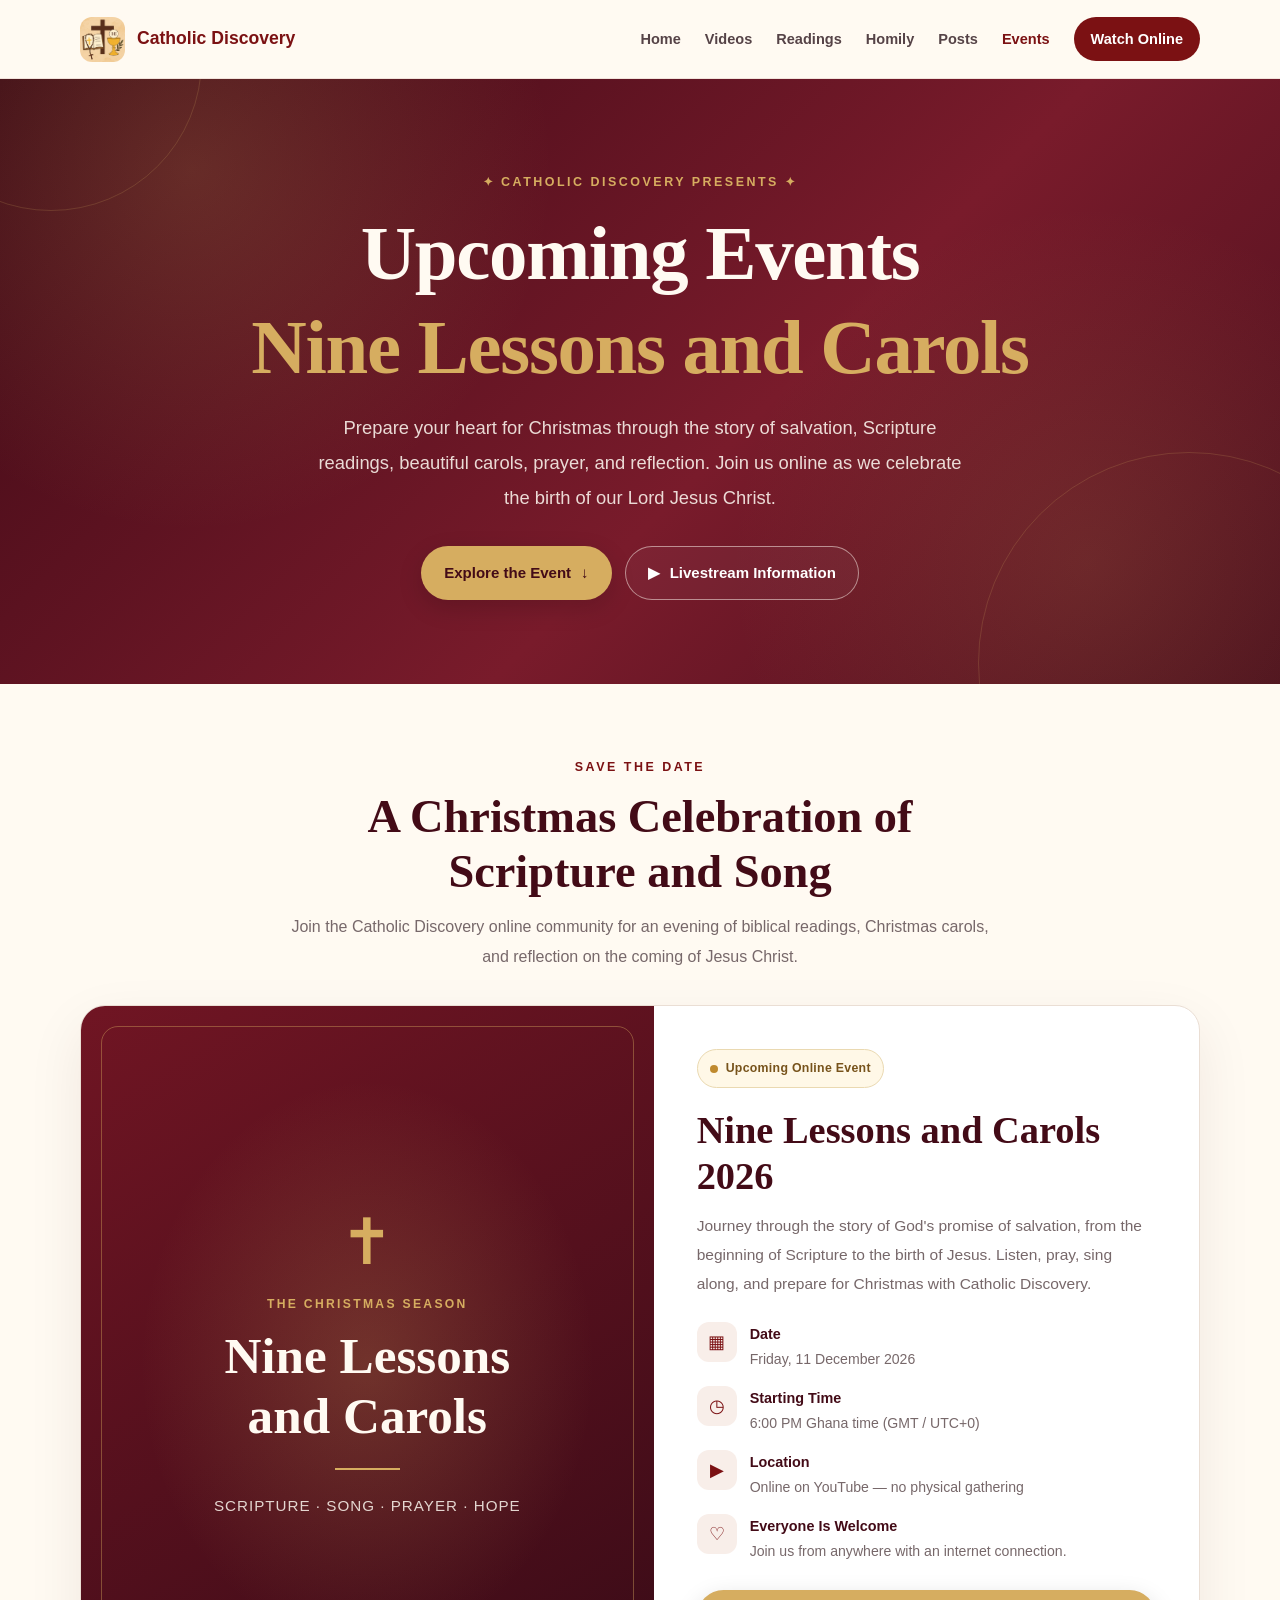
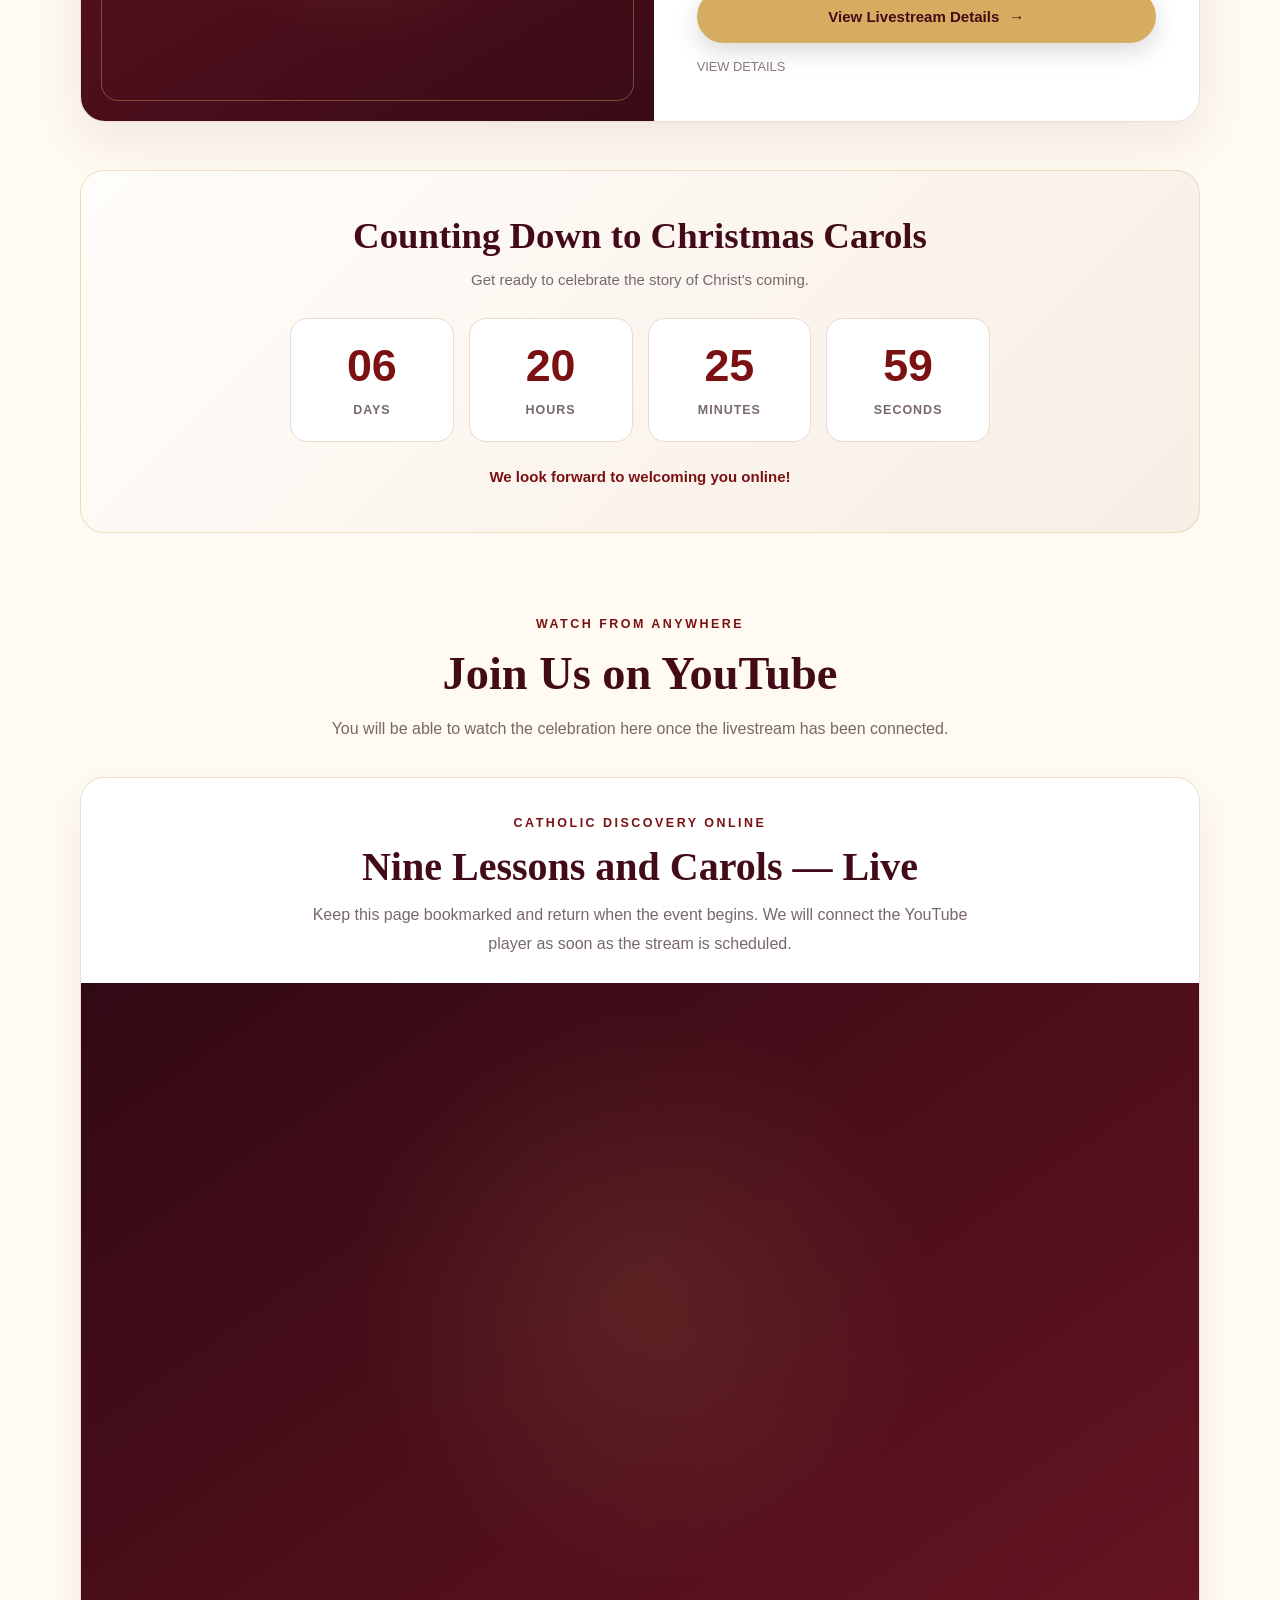
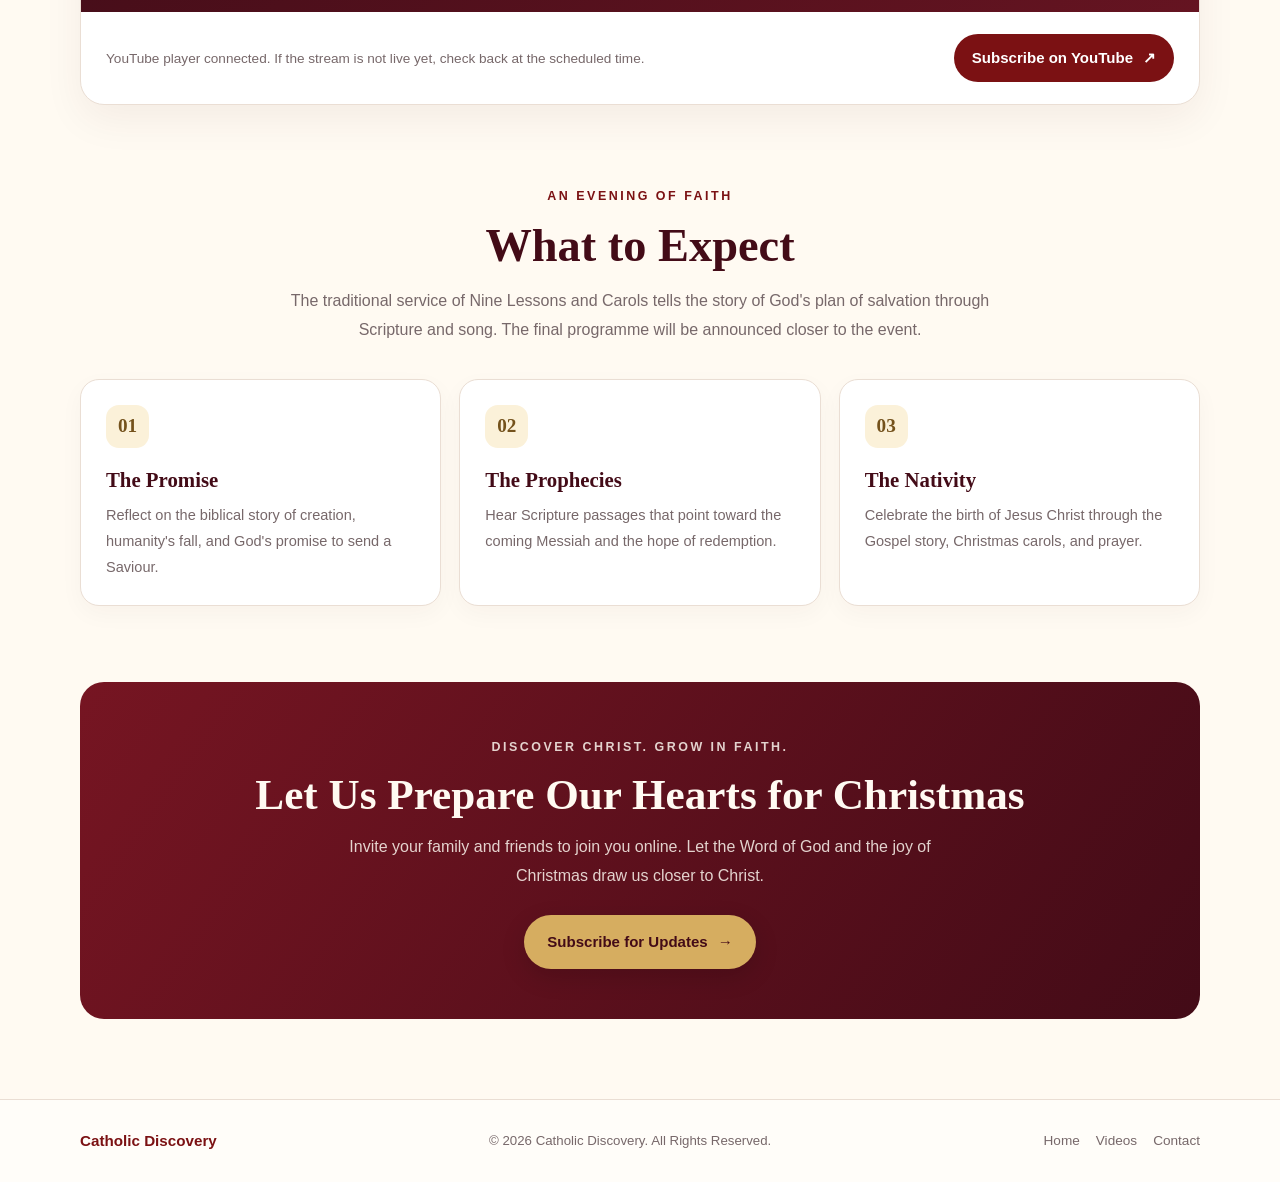
<file: event.html>
<!DOCTYPE html>
<html lang="en">
<head>
  <meta charset="UTF-8">
  <meta name="viewport" content="width=device-width, initial-scale=1.0">

  <meta name="description" content="Discover upcoming Catholic Discovery online events, including Nine Lessons and Carols, Christmas Scripture readings, carols, prayer, and worship.">
  <meta name="theme-color" content="#7b1113">

  <meta property="og:title" content="Upcoming Events | Catholic Discovery">
  <meta property="og:description" content="Join Catholic Discovery online for Nine Lessons and Carols on 11 December 2026.">
  <meta property="og:type" content="website">

  <title>Upcoming Events | Catholic Discovery</title>

  <link rel="icon" type="image/png" href="logo.png">
  <link rel="stylesheet" href="style.css">

  <style>
    /* =====================================
       CATHOLIC DISCOVERY EVENTS PAGE
       Burgundy, gold and ivory theme
       ===================================== */

    :root {
      --event-burgundy: #7b1113;
      --event-deep: #430b17;
      --event-gold: #d6ad60;
      --event-ivory: #fffaf2;
      --event-text: #38272b;
      --event-muted: #77686a;
      --event-border: #eaded4;
      --event-white: #ffffff;
    }

    * {
      box-sizing: border-box;
    }

    html {
      scroll-behavior: smooth;
      scroll-padding-top: 90px;
    }

    body {
      margin: 0;
      color: var(--event-text);
      background: var(--event-ivory);
      font-family: Arial, Helvetica, sans-serif;
      line-height: 1.7;
    }

    a {
      color: inherit;
    }

    button,
    a {
      -webkit-tap-highlight-color: transparent;
    }

    .events-container {
      width: min(1120px, calc(100% - 40px));
      margin: 0 auto;
    }

    /* Navigation */

    .events-header {
      position: sticky;
      top: 0;
      z-index: 100;
      border-bottom: 1px solid rgba(123, 17, 19, 0.1);
      background: rgba(255, 250, 242, 0.96);
      backdrop-filter: blur(14px);
    }

    .events-nav {
      display: flex;
      align-items: center;
      justify-content: space-between;
      gap: 24px;
      min-height: 78px;
    }

    .events-brand {
      display: inline-flex;
      align-items: center;
      gap: 12px;
      color: var(--event-burgundy);
      font-size: 1.1rem;
      font-weight: 800;
      text-decoration: none;
    }

    .events-brand img {
      width: 45px;
      height: 45px;
      object-fit: contain;
      border-radius: 12px;
    }

    .events-nav-links {
      display: flex;
      align-items: center;
      justify-content: flex-end;
      flex-wrap: wrap;
      gap: 24px;
    }

    .events-nav-links a {
      color: #554347;
      font-size: 0.91rem;
      font-weight: 650;
      text-decoration: none;
      transition: color 0.2s ease;
    }

    .events-nav-links a:hover,
    .events-nav-links a[aria-current="page"] {
      color: var(--event-burgundy);
    }

    .events-nav-links .events-nav-cta {
      padding: 10px 17px;
      border-radius: 999px;
      color: #fff;
      background: var(--event-burgundy);
    }

    .events-nav-links .events-nav-cta:hover {
      color: #fff;
      background: var(--event-deep);
    }

    /* Hero */

    .events-hero {
      position: relative;
      isolation: isolate;
      overflow: hidden;
      padding: 88px 20px 84px;
      color: white;
      text-align: center;
      background:
        radial-gradient(
          circle at 15% 15%,
          rgba(214, 173, 96, 0.19),
          transparent 30%
        ),
        radial-gradient(
          circle at 85% 80%,
          rgba(214, 173, 96, 0.13),
          transparent 30%
        ),
        linear-gradient(135deg, #3d0915, #791b2b 58%, #4c101d);
    }

    .events-hero::before,
    .events-hero::after {
      position: absolute;
      z-index: -1;
      width: 300px;
      height: 300px;
      border: 1px solid rgba(214, 173, 96, 0.19);
      border-radius: 50%;
      content: "";
      pointer-events: none;
    }

    .events-hero::before {
      top: -170px;
      left: -100px;
    }

    .events-hero::after {
      right: -120px;
      bottom: -190px;
      width: 420px;
      height: 420px;
    }

    .events-eyebrow {
      display: inline-flex;
      align-items: center;
      justify-content: center;
      gap: 9px;
      margin: 0 0 18px;
      color: var(--event-gold);
      font-size: 0.78rem;
      font-weight: 800;
      letter-spacing: 2.5px;
      text-transform: uppercase;
    }

    .events-hero h1 {
      max-width: 850px;
      margin: 0 auto 20px;
      color: #fffaf2;
      font-family: Georgia, "Times New Roman", serif;
      font-size: clamp(2.5rem, 6vw, 4.8rem);
      font-weight: 700;
      line-height: 1.12;
      letter-spacing: -1.3px;
    }

    .events-hero h1 span {
      display: block;
      margin-top: 8px;
      color: var(--event-gold);
    }

    .events-hero-description {
      max-width: 670px;
      margin: 0 auto;
      color: rgba(255, 250, 242, 0.86);
      font-size: clamp(1rem, 2vw, 1.15rem);
      line-height: 1.9;
    }

    .events-hero-actions {
      display: flex;
      align-items: center;
      justify-content: center;
      flex-wrap: wrap;
      gap: 13px;
      margin-top: 30px;
    }

    .events-button {
      display: inline-flex;
      align-items: center;
      justify-content: center;
      gap: 10px;
      min-height: 49px;
      padding: 13px 22px;
      border: 1px solid transparent;
      border-radius: 999px;
      font: inherit;
      font-size: 0.94rem;
      font-weight: 750;
      text-align: center;
      text-decoration: none;
      cursor: pointer;
      transition:
        transform 0.2s ease,
        background 0.2s ease,
        box-shadow 0.2s ease;
    }

    .events-button:hover {
      transform: translateY(-2px);
    }

    .events-button-gold {
      color: var(--event-deep);
      background: var(--event-gold);
      box-shadow: 0 8px 24px rgba(0, 0, 0, 0.15);
    }

    .events-button-gold:hover {
      background: #ebc979;
    }

    .events-button-outline {
      border-color: rgba(255, 250, 242, 0.5);
      color: white;
      background: rgba(255, 255, 255, 0.04);
    }

    .events-button-outline:hover {
      background: rgba(255, 255, 255, 0.12);
    }

    /* Main content */

    .events-main {
      padding: 68px 0 80px;
    }

    .events-section-heading {
      max-width: 720px;
      margin: 0 auto 34px;
      text-align: center;
    }

    .events-section-heading .events-eyebrow {
      margin-bottom: 10px;
      color: var(--event-burgundy);
    }

    .events-section-heading h2 {
      margin: 0 0 12px;
      color: var(--event-deep);
      font-family: Georgia, "Times New Roman", serif;
      font-size: clamp(2rem, 4vw, 2.9rem);
      line-height: 1.2;
    }

    .events-section-heading p {
      margin: 0;
      color: var(--event-muted);
      line-height: 1.85;
    }

    /* Featured event */

    .featured-event {
      display: grid;
      grid-template-columns: minmax(0, 1.05fr) minmax(0, 1fr);
      overflow: hidden;
      border: 1px solid var(--event-border);
      border-radius: 25px;
      background: white;
      box-shadow: 0 20px 55px rgba(67, 11, 23, 0.08);
    }

    .event-artwork {
      position: relative;
      display: flex;
      min-height: 420px;
      align-items: center;
      justify-content: center;
      overflow: hidden;
      padding: 35px;
      color: white;
      text-align: center;
      background:
        radial-gradient(
          ellipse at center,
          rgba(214, 173, 96, 0.22),
          transparent 56%
        ),
        linear-gradient(150deg, #701523, #390b17);
    }

    .event-artwork::before {
      position: absolute;
      inset: 20px;
      border: 1px solid rgba(214, 173, 96, 0.4);
      border-radius: 17px;
      content: "";
      pointer-events: none;
    }

    .event-artwork-content {
      position: relative;
      max-width: 390px;
    }

    .event-artwork-cross {
      margin-bottom: 15px;
      color: var(--event-gold);
      font-family: Georgia, "Times New Roman", serif;
      font-size: 4rem;
      line-height: 1.1;
    }

    .event-artwork-kicker {
      margin: 0 0 12px;
      color: var(--event-gold);
      font-size: 0.76rem;
      font-weight: 800;
      letter-spacing: 2.3px;
      text-transform: uppercase;
    }

    .event-artwork h2 {
      margin: 0;
      color: #fffaf2;
      font-family: Georgia, "Times New Roman", serif;
      font-size: clamp(2rem, 4vw, 3.2rem);
      line-height: 1.16;
    }

    .event-artwork-divider {
      width: 65px;
      height: 2px;
      margin: 23px auto;
      background: var(--event-gold);
    }

    .event-artwork-caption {
      margin: 0;
      color: rgba(255, 250, 242, 0.84);
      font-size: 0.95rem;
      letter-spacing: 1px;
    }

    .event-details {
      display: flex;
      flex-direction: column;
      align-items: flex-start;
      justify-content: center;
      padding: clamp(25px, 4vw, 43px);
    }

    .event-status {
      display: inline-flex;
      align-items: center;
      gap: 8px;
      margin-bottom: 19px;
      padding: 8px 12px;
      border: 1px solid #ead9b1;
      border-radius: 999px;
      color: #77531b;
      background: #fff8e7;
      font-size: 0.77rem;
      font-weight: 800;
      letter-spacing: 0.3px;
    }

    .event-status-dot {
      width: 8px;
      height: 8px;
      border-radius: 50%;
      background: #bf8a2e;
    }

    .event-details h3 {
      margin: 0 0 13px;
      color: var(--event-deep);
      font-family: Georgia, "Times New Roman", serif;
      font-size: clamp(1.8rem, 3vw, 2.4rem);
      line-height: 1.2;
    }

    .event-summary {
      margin: 0 0 23px;
      color: var(--event-muted);
      font-size: 0.97rem;
      line-height: 1.85;
    }

    .event-facts {
      display: grid;
      width: 100%;
      gap: 15px;
      margin-bottom: 27px;
    }

    .event-fact {
      display: flex;
      align-items: flex-start;
      gap: 13px;
    }

    .event-fact-icon {
      display: grid;
      flex: 0 0 40px;
      width: 40px;
      height: 40px;
      place-items: center;
      border-radius: 12px;
      color: var(--event-burgundy);
      background: #f8eee9;
      font-size: 1.15rem;
    }

    .event-fact strong {
      display: block;
      margin-bottom: 2px;
      color: var(--event-deep);
      font-size: 0.9rem;
    }

    .event-fact span {
      display: block;
      color: var(--event-muted);
      font-size: 0.88rem;
      line-height: 1.6;
    }

    .event-details .events-button {
      width: 100%;
    }

    .event-small-note {
      margin: 13px 0 0;
      color: #897a7d;
      font-size: 0.8rem;
      line-height: 1.7;
    }

    /* Countdown */

    .countdown-section {
      margin-top: 48px;
      padding: clamp(25px, 5vw, 42px);
      border: 1px solid rgba(214, 173, 96, 0.35);
      border-radius: 24px;
      background: linear-gradient(135deg, #fffdf9, #f7eee5);
      text-align: center;
    }

    .countdown-section h2 {
      margin: 0 0 8px;
      color: var(--event-deep);
      font-family: Georgia, "Times New Roman", serif;
      font-size: clamp(1.7rem, 4vw, 2.3rem);
      line-height: 1.25;
    }

    .countdown-intro {
      margin: 0 0 26px;
      color: var(--event-muted);
      font-size: 0.94rem;
    }

    .countdown-grid {
      display: grid;
      grid-template-columns: repeat(4, minmax(0, 1fr));
      gap: 15px;
      max-width: 700px;
      margin: 0 auto;
    }

    .countdown-unit {
      padding: 20px 10px;
      border: 1px solid #eadbd0;
      border-radius: 17px;
      background: white;
    }

    .countdown-number {
      display: block;
      color: var(--event-burgundy);
      font-size: clamp(1.8rem, 4vw, 2.8rem);
      font-weight: 850;
      line-height: 1.2;
      font-variant-numeric: tabular-nums;
    }

    .countdown-label {
      display: block;
      margin-top: 7px;
      color: var(--event-muted);
      font-size: 0.78rem;
      font-weight: 750;
      letter-spacing: 1px;
      text-transform: uppercase;
    }

    .countdown-message {
      margin: 22px 0 0;
      color: var(--event-burgundy);
      font-size: 0.94rem;
      font-weight: 750;
    }

    /* Livestream */

    .livestream-section {
      padding-top: 76px;
      scroll-margin-top: 90px;
    }

    .livestream-card {
      overflow: hidden;
      border: 1px solid var(--event-border);
      border-radius: 24px;
      background: white;
      box-shadow: 0 15px 42px rgba(67, 11, 23, 0.06);
    }

    .livestream-heading {
      padding: 30px 25px 25px;
      text-align: center;
    }

    .livestream-heading .events-eyebrow {
      margin-bottom: 8px;
      color: var(--event-burgundy);
    }

    .livestream-heading h2 {
      margin: 0 0 10px;
      color: var(--event-deep);
      font-family: Georgia, "Times New Roman", serif;
      font-size: clamp(1.8rem, 4vw, 2.5rem);
      line-height: 1.2;
    }

    .livestream-heading p {
      max-width: 660px;
      margin: 0 auto;
      color: var(--event-muted);
      line-height: 1.8;
    }

    .livestream-screen {
      position: relative;
      display: grid;
      min-height: 250px;
      aspect-ratio: 16 / 9;
      place-items: center;
      overflow: hidden;
      padding: 25px;
      color: white;
      background:
        radial-gradient(
          circle at center,
          rgba(214, 173, 96, 0.12),
          transparent 45%
        ),
        linear-gradient(145deg, #310914, #651421);
    }

    .livestream-screen iframe {
      position: absolute;
      inset: 0;
      width: 100%;
      height: 100%;
      border: 0;
    }

    .stream-placeholder {
      max-width: 520px;
      text-align: center;
    }

    .stream-play-icon {
      display: grid;
      width: 72px;
      height: 72px;
      place-items: center;
      margin: 0 auto 18px;
      border: 1px solid rgba(214, 173, 96, 0.65);
      border-radius: 50%;
      color: var(--event-gold);
      background: rgba(255, 255, 255, 0.06);
      font-size: 1.8rem;
    }

    .stream-placeholder h3 {
      margin: 0 0 10px;
      color: white;
      font-family: Georgia, "Times New Roman", serif;
      font-size: clamp(1.5rem, 3vw, 2rem);
      line-height: 1.25;
    }

    .stream-placeholder p {
      margin: 0;
      color: rgba(255, 250, 242, 0.8);
      font-size: 0.93rem;
      line-height: 1.8;
    }

    .livestream-footer {
      display: flex;
      align-items: center;
      justify-content: space-between;
      flex-wrap: wrap;
      gap: 15px;
      padding: 22px 25px;
    }

    .livestream-footer p {
      margin: 0;
      color: var(--event-muted);
      font-size: 0.85rem;
    }

    .livestream-footer .events-button {
      min-height: 43px;
      padding: 10px 17px;
      color: white;
      background: var(--event-burgundy);
    }

    .livestream-footer .events-button:hover {
      background: var(--event-deep);
    }

    /* Programme */

    .programme-section {
      padding-top: 76px;
    }

    .programme-grid {
      display: grid;
      grid-template-columns: repeat(3, minmax(0, 1fr));
      gap: 18px;
    }

    .programme-card {
      padding: 25px;
      border: 1px solid var(--event-border);
      border-radius: 19px;
      background: white;
      box-shadow: 0 8px 25px rgba(67, 11, 23, 0.035);
    }

    .programme-number {
      display: inline-grid;
      width: 43px;
      height: 43px;
      place-items: center;
      margin-bottom: 18px;
      border-radius: 13px;
      color: #74521c;
      background: #fbf1d9;
      font-family: Georgia, "Times New Roman", serif;
      font-size: 1.2rem;
      font-weight: 800;
    }

    .programme-card h3 {
      margin: 0 0 9px;
      color: var(--event-deep);
      font-family: Georgia, "Times New Roman", serif;
      font-size: 1.3rem;
      line-height: 1.3;
    }

    .programme-card p {
      margin: 0;
      color: var(--event-muted);
      font-size: 0.91rem;
      line-height: 1.8;
    }

    /* Call to action */

    .events-cta {
      margin-top: 76px;
      padding: clamp(30px, 5vw, 50px);
      border-radius: 24px;
      color: white;
      background: linear-gradient(125deg, #761522, #430b17);
      text-align: center;
    }

    .events-cta .events-eyebrow {
      margin-bottom: 10px;
    }

    .events-cta h2 {
      margin: 0 0 12px;
      color: #fffaf2;
      font-family: Georgia, "Times New Roman", serif;
      font-size: clamp(1.8rem, 4vw, 2.7rem);
      line-height: 1.2;
    }

    .events-cta p {
      max-width: 650px;
      margin: 0 auto 25px;
      color: rgba(255, 250, 242, 0.83);
      line-height: 1.8;
    }

    /* Footer */

    .events-footer {
      padding: 28px 0;
      border-top: 1px solid var(--event-border);
      background: #fffdf9;
    }

    .events-footer-inner {
      display: flex;
      align-items: center;
      justify-content: space-between;
      flex-wrap: wrap;
      gap: 16px;
    }

    .events-footer-brand {
      color: var(--event-burgundy);
      font-size: 0.95rem;
      font-weight: 800;
      text-decoration: none;
    }

    .events-footer p {
      margin: 0;
      color: var(--event-muted);
      font-size: 0.83rem;
    }

    .events-footer-links {
      display: flex;
      flex-wrap: wrap;
      gap: 16px;
    }

    .events-footer-links a {
      color: var(--event-muted);
      font-size: 0.85rem;
      text-decoration: none;
    }

    .events-footer-links a:hover {
      color: var(--event-burgundy);
    }

    /* Accessibility */

    a:focus-visible,
    button:focus-visible {
      outline: 3px solid var(--event-gold);
      outline-offset: 4px;
    }

    .skip-link {
      position: absolute;
      top: -100px;
      left: 12px;
      z-index: 200;
      padding: 10px 15px;
      border-radius: 8px;
      color: white;
      background: var(--event-burgundy);
    }

    .skip-link:focus {
      top: 12px;
    }

    /* Responsive */

    @media (max-width: 850px) {
      .events-nav {
        align-items: flex-start;
        flex-direction: column;
        justify-content: center;
        gap: 10px;
        padding-top: 13px;
        padding-bottom: 14px;
      }

      .events-nav-links {
        justify-content: flex-start;
        gap: 12px 19px;
      }

      .featured-event {
        grid-template-columns: minmax(0, 1fr);
      }

      .event-artwork {
        min-height: 340px;
      }

      .programme-grid {
        grid-template-columns: repeat(2, minmax(0, 1fr));
      }
    }

    @media (max-width: 560px) {
      .events-container {
        width: min(100% - 30px, 1120px);
      }

      .events-nav-links {
        gap: 9px 14px;
      }

      .events-nav-links a {
        font-size: 0.82rem;
      }

      .events-nav-links .events-nav-cta {
        padding: 7px 12px;
      }

      .events-hero {
        padding: 65px 17px;
      }

      .events-hero h1 {
        letter-spacing: -0.6px;
      }

      .events-hero-actions {
        flex-direction: column;
      }

      .events-hero-actions .events-button {
        width: 100%;
        max-width: 320px;
      }

      .events-main {
        padding-top: 45px;
        padding-bottom: 55px;
      }

      .event-artwork {
        min-height: 300px;
        padding: 27px;
      }

      .event-details {
        padding: 24px 20px;
      }

      .countdown-grid {
        grid-template-columns: repeat(2, minmax(0, 1fr));
        gap: 11px;
      }

      .countdown-unit {
        padding: 17px 8px;
      }

      .livestream-section,
      .programme-section {
        padding-top: 55px;
      }

      .livestream-screen {
        min-height: 260px;
        aspect-ratio: auto;
      }

      .livestream-footer {
        align-items: stretch;
        flex-direction: column;
        padding: 20px;
      }

      .livestream-footer .events-button {
        width: 100%;
      }

      .programme-grid {
        grid-template-columns: minmax(0, 1fr);
      }

      .events-footer-inner {
        align-items: flex-start;
        flex-direction: column;
      }
    }

    @media (prefers-reduced-motion: reduce) {
      html {
        scroll-behavior: auto;
      }

      *,
      *::before,
      *::after {
        transition-duration: 0.01ms !important;
        animation-duration: 0.01ms !important;
      }
    }
  </style>
</head>

<body>
  <a class="skip-link" href="#main">Skip to main content</a>

  <!-- Navigation -->
  <header class="events-header">
    <nav class="events-nav events-container" aria-label="Main navigation">
      <a class="events-brand" href="index.html" aria-label="Catholic Discovery home">
        <img
          src="logo.png"
          alt=""
          onerror="this.style.display='none'"
        >
        <span>Catholic Discovery</span>
      </a>

      <div class="events-nav-links">
        <a href="index.html">Home</a>
        <a href="index.html#videos">Videos</a>
        <a href="readings.html">Readings</a>
        <a href="homily.html">Homily</a>
        <a href="index.html#posts">Posts</a>
        <a href="#featured-event" aria-current="page">Events</a>
        <a class="events-nav-cta" href="#livestream">Watch Online</a>
      </div>
    </nav>
  </header>

  <!-- Hero -->
  <section class="events-hero">
    <p class="events-eyebrow">✦ Catholic Discovery Presents ✦</p>

    <h1>
      Upcoming Events
      <span>Nine Lessons and Carols</span>
    </h1>

    <p class="events-hero-description">
      Prepare your heart for Christmas through the story of salvation,
      Scripture readings, beautiful carols, prayer, and reflection.
      Join us online as we celebrate the birth of our Lord Jesus Christ.
    </p>

    <div class="events-hero-actions">
      <a class="events-button events-button-gold" href="#featured-event">
        Explore the Event <span aria-hidden="true">↓</span>
      </a>

      <a class="events-button events-button-outline" href="#livestream">
        <span aria-hidden="true">▶</span> Livestream Information
      </a>
    </div>
  </section>

  <main id="main">
    <div class="events-main">
      <div class="events-container">

        <!-- Featured event -->
        <section id="featured-event" aria-labelledby="featured-title">
          <div class="events-section-heading">
            <p class="events-eyebrow">Save the Date</p>
            <h2>A Christmas Celebration of Scripture and Song</h2>
            <p>
              Join the Catholic Discovery online community for an evening
              of biblical readings, Christmas carols, and reflection on
              the coming of Jesus Christ.
            </p>
          </div>

          <article class="featured-event">
            <div class="event-artwork">
              <div class="event-artwork-content">
                <div class="event-artwork-cross" aria-hidden="true">✝</div>

                <p class="event-artwork-kicker">
                  The Christmas Season
                </p>

                <h2 id="featured-title">
                  Nine Lessons<br>
                  and Carols
                </h2>

                <div class="event-artwork-divider"></div>

                <p class="event-artwork-caption">
                  SCRIPTURE · SONG · PRAYER · HOPE
                </p>
              </div>
            </div>

            <div class="event-details">
              <span class="event-status">
                <span class="event-status-dot"></span>
                Upcoming Online Event
              </span>

              <h3>Nine Lessons and Carols 2026</h3>

              <p class="event-summary">
                Journey through the story of God's promise of salvation,
                from the beginning of Scripture to the birth of Jesus.
                Listen, pray, sing along, and prepare for Christmas with
                Catholic Discovery.
              </p>

              <div class="event-facts">
                <div class="event-fact">
                  <div class="event-fact-icon" aria-hidden="true">▦</div>
                  <div>
                    <strong>Date</strong>
                    <span>Friday, 11 December 2026</span>
                  </div>
                </div>

                <div class="event-fact">
                  <div class="event-fact-icon" aria-hidden="true">◷</div>
                  <div>
                    <strong>Starting Time</strong>
                    <span>6:00 PM Ghana time (GMT / UTC+0)</span>
                  </div>
                </div>

                <div class="event-fact">
                  <div class="event-fact-icon" aria-hidden="true">▶</div>
                  <div>
                    <strong>Location</strong>
                    <span>Online on YouTube — no physical gathering</span>
                  </div>
                </div>

                <div class="event-fact">
                  <div class="event-fact-icon" aria-hidden="true">♡</div>
                  <div>
                    <strong>Everyone Is Welcome</strong>
                    <span>Join us from anywhere with an internet connection.</span>
                  </div>
                </div>
              </div>

              <a
                class="events-button events-button-gold"
                href="#livestream"
              >
                View Livestream Details <span aria-hidden="true">→</span>
              </a>

              <p class="event-small-note">
                VIEW DETAILS
              </p>
            </div>
          </article>
        </section>

        <!-- Countdown -->
        <section class="countdown-section" aria-labelledby="countdown-title">
          <h2 id="countdown-title">Counting Down to Christmas Carols</h2>

          <p class="countdown-intro">
            Get ready to celebrate the story of Christ's coming.
          </p>

          <div
            class="countdown-grid"
            id="eventCountdown"
            role="timer"
            aria-label="Countdown to Nine Lessons and Carols"
          >
            <div class="countdown-unit">
              <span class="countdown-number" id="countdownDays">--</span>
              <span class="countdown-label">Days</span>
            </div>

            <div class="countdown-unit">
              <span class="countdown-number" id="countdownHours">--</span>
              <span class="countdown-label">Hours</span>
            </div>

            <div class="countdown-unit">
              <span class="countdown-number" id="countdownMinutes">--</span>
              <span class="countdown-label">Minutes</span>
            </div>

            <div class="countdown-unit">
              <span class="countdown-number" id="countdownSeconds">--</span>
              <span class="countdown-label">Seconds</span>
            </div>
          </div>

          <p
            class="countdown-message"
            id="countdownMessage"
            aria-live="polite"
          >
            Preparing the countdown...
          </p>
        </section>

        <!-- Livestream -->
        <section
          class="livestream-section"
          id="livestream"
          aria-labelledby="livestream-title"
        >
          <div class="events-section-heading">
            <p class="events-eyebrow">Watch From Anywhere</p>
            <h2>Join Us on YouTube</h2>
            <p>
              You will be able to watch the celebration here once the
              livestream has been connected.
            </p>
          </div>

          <div class="livestream-card">
            <div class="livestream-heading">
              <p class="events-eyebrow">Catholic Discovery Online</p>
              <h2 id="livestream-title">Nine Lessons and Carols — Live</h2>
              <p>
                Keep this page bookmarked and return when the event begins.
                We will connect the YouTube player as soon as the stream
                is scheduled.
              </p>
            </div>

            <div class="livestream-screen" id="livestreamScreen">
              <div class="stream-placeholder" id="streamPlaceholder">
                <div class="stream-play-icon" aria-hidden="true">▶</div>

                <h3>The Livestream Is Coming Soon</h3>

                <p>
                  Our YouTube livestream has not been connected yet.
                  Please visit again closer to the event, or subscribe
                  to the Catholic Discovery channel for updates.
                </p>
              </div>
            </div>

            <div class="livestream-footer">
              <p id="streamFooterNote">
                Scheduled for 11 December 2026 at 6:00 PM GMT.
              </p>

              <a
                class="events-button"
                href="https://www.youtube.com/@CTF-q5l?sub_confirmation=1"
                target="_blank"
                rel="noopener noreferrer"
              >
                Subscribe on YouTube <span aria-hidden="true">↗</span>
              </a>
            </div>
          </div>
        </section>

        <!-- Programme overview -->
        <section
          class="programme-section"
          aria-labelledby="programme-title"
        >
          <div class="events-section-heading">
            <p class="events-eyebrow">An Evening of Faith</p>
            <h2 id="programme-title">What to Expect</h2>
            <p>
              The traditional service of Nine Lessons and Carols tells the
              story of God's plan of salvation through Scripture and song.
              The final programme will be announced closer to the event.
            </p>
          </div>

          <div class="programme-grid">
            <article class="programme-card">
              <span class="programme-number">01</span>
              <h3>The Promise</h3>
              <p>
                Reflect on the biblical story of creation, humanity's
                fall, and God's promise to send a Saviour.
              </p>
            </article>

            <article class="programme-card">
              <span class="programme-number">02</span>
              <h3>The Prophecies</h3>
              <p>
                Hear Scripture passages that point toward the coming
                Messiah and the hope of redemption.
              </p>
            </article>

            <article class="programme-card">
              <span class="programme-number">03</span>
              <h3>The Nativity</h3>
              <p>
                Celebrate the birth of Jesus Christ through the Gospel
                story, Christmas carols, and prayer.
              </p>
            </article>
          </div>
        </section>

        <!-- Final call to action -->
        <section class="events-cta">
          <p class="events-eyebrow">Discover Christ. Grow in Faith.</p>

          <h2>Let Us Prepare Our Hearts for Christmas</h2>

          <p>
            Invite your family and friends to join you online.
            Let the Word of God and the joy of Christmas draw us
            closer to Christ.
          </p>

          <a
            class="events-button events-button-gold"
            href="https://www.youtube.com/@CTF-q5l?sub_confirmation=1"
            target="_blank"
            rel="noopener noreferrer"
          >
            Subscribe for Updates <span aria-hidden="true">→</span>
          </a>
        </section>

      </div>
    </div>
  </main>

  <!-- Footer -->
  <footer class="events-footer">
    <div class="events-container events-footer-inner">
      <a class="events-footer-brand" href="index.html">
        Catholic Discovery
      </a>

      <p>
        © <span id="currentYear"></span> Catholic Discovery.
        All Rights Reserved.
      </p>

      <div class="events-footer-links">
        <a href="index.html">Home</a>
        <a href="index.html#videos">Videos</a>
        <a href="index.html#contact">Contact</a>
      </div>
    </div>
  </footer>

  <script>
    /* =====================================
       EVENT SETTINGS
       ===================================== */

    // 6:00 PM on 11 December 2026 in Ghana.
    // Ghana uses GMT / UTC+0.
    const EVENT_DATE = new Date("2026-12-11T18:00:00Z");

    /*
      When your YouTube livestream is ready, put its VIDEO ID below.

      Example:
      YouTube URL: https://www.youtube.com/watch?v=ABC123xyz
      Video ID:    ABC123xyz

      For a scheduled livestream, use the video ID of the
      scheduled YouTube livestream, not the whole URL.

      Leave it empty until you have the correct livestream.
    */
    const YOUTUBE_VIDEO_ID = "f6L5F17Eu8Y";

    /* =====================================
       COUNTDOWN
       ===================================== */

    const daysElement = document.getElementById("countdownDays");
    const hoursElement = document.getElementById("countdownHours");
    const minutesElement = document.getElementById("countdownMinutes");
    const secondsElement = document.getElementById("countdownSeconds");
    const countdownMessage = document.getElementById("countdownMessage");

    function updateCountdown() {
      const now = Date.now();
      const difference = EVENT_DATE.getTime() - now;

      if (difference <= 0) {
        daysElement.textContent = "00";
        hoursElement.textContent = "00";
        minutesElement.textContent = "00";
        secondsElement.textContent = "00";

        if (difference > -60 * 60 * 1000) {
          countdownMessage.textContent =
            "The scheduled event time has arrived! Check the livestream section below.";
        } else {
          countdownMessage.textContent =
            "The scheduled event time has passed. Check the YouTube channel for any replay or updates.";
        }

        return;
      }

      const totalSeconds = Math.floor(difference / 1000);

      const days = Math.floor(totalSeconds / 86400);
      const hours = Math.floor((totalSeconds % 86400) / 3600);
      const minutes = Math.floor((totalSeconds % 3600) / 60);
      const seconds = totalSeconds % 60;

      daysElement.textContent = String(days).padStart(2, "0");
      hoursElement.textContent = String(hours).padStart(2, "0");
      minutesElement.textContent = String(minutes).padStart(2, "0");
      secondsElement.textContent = String(seconds).padStart(2, "0");

      countdownMessage.textContent =
        "We look forward to welcoming you online!";
    }

    updateCountdown();
    setInterval(updateCountdown, 1000);

    /* =====================================
       YOUTUBE LIVESTREAM
       ===================================== */

    const livestreamScreen = document.getElementById("livestreamScreen");
    const streamPlaceholder = document.getElementById("streamPlaceholder");
    const streamFooterNote = document.getElementById("streamFooterNote");

    /*
      Embed only a valid YouTube video ID.
      The livestream area remains a coming-soon message
      while YOUTUBE_VIDEO_ID is empty.
    */

    const validVideoId = /^[a-zA-Z0-9_-]{11}$/.test(YOUTUBE_VIDEO_ID);

    if (validVideoId) {
      const iframe = document.createElement("iframe");

      iframe.src =
        "https://www.youtube-nocookie.com/embed/" +
        encodeURIComponent(YOUTUBE_VIDEO_ID);

      iframe.title = "Catholic Discovery Nine Lessons and Carols livestream";
      iframe.allow =
        "accelerometer; autoplay; clipboard-write; encrypted-media; gyroscope; picture-in-picture; web-share";
      iframe.allowFullscreen = true;
      iframe.referrerPolicy = "strict-origin-when-cross-origin";

      streamPlaceholder.remove();
      livestreamScreen.appendChild(iframe);

      streamFooterNote.textContent =
        "YouTube player connected. If the stream is not live yet, check back at the scheduled time.";
    }

    /* Current year in footer */
    document.getElementById("currentYear").textContent =
      new Date().getFullYear();
  </script>
</body>
</html>
</file>
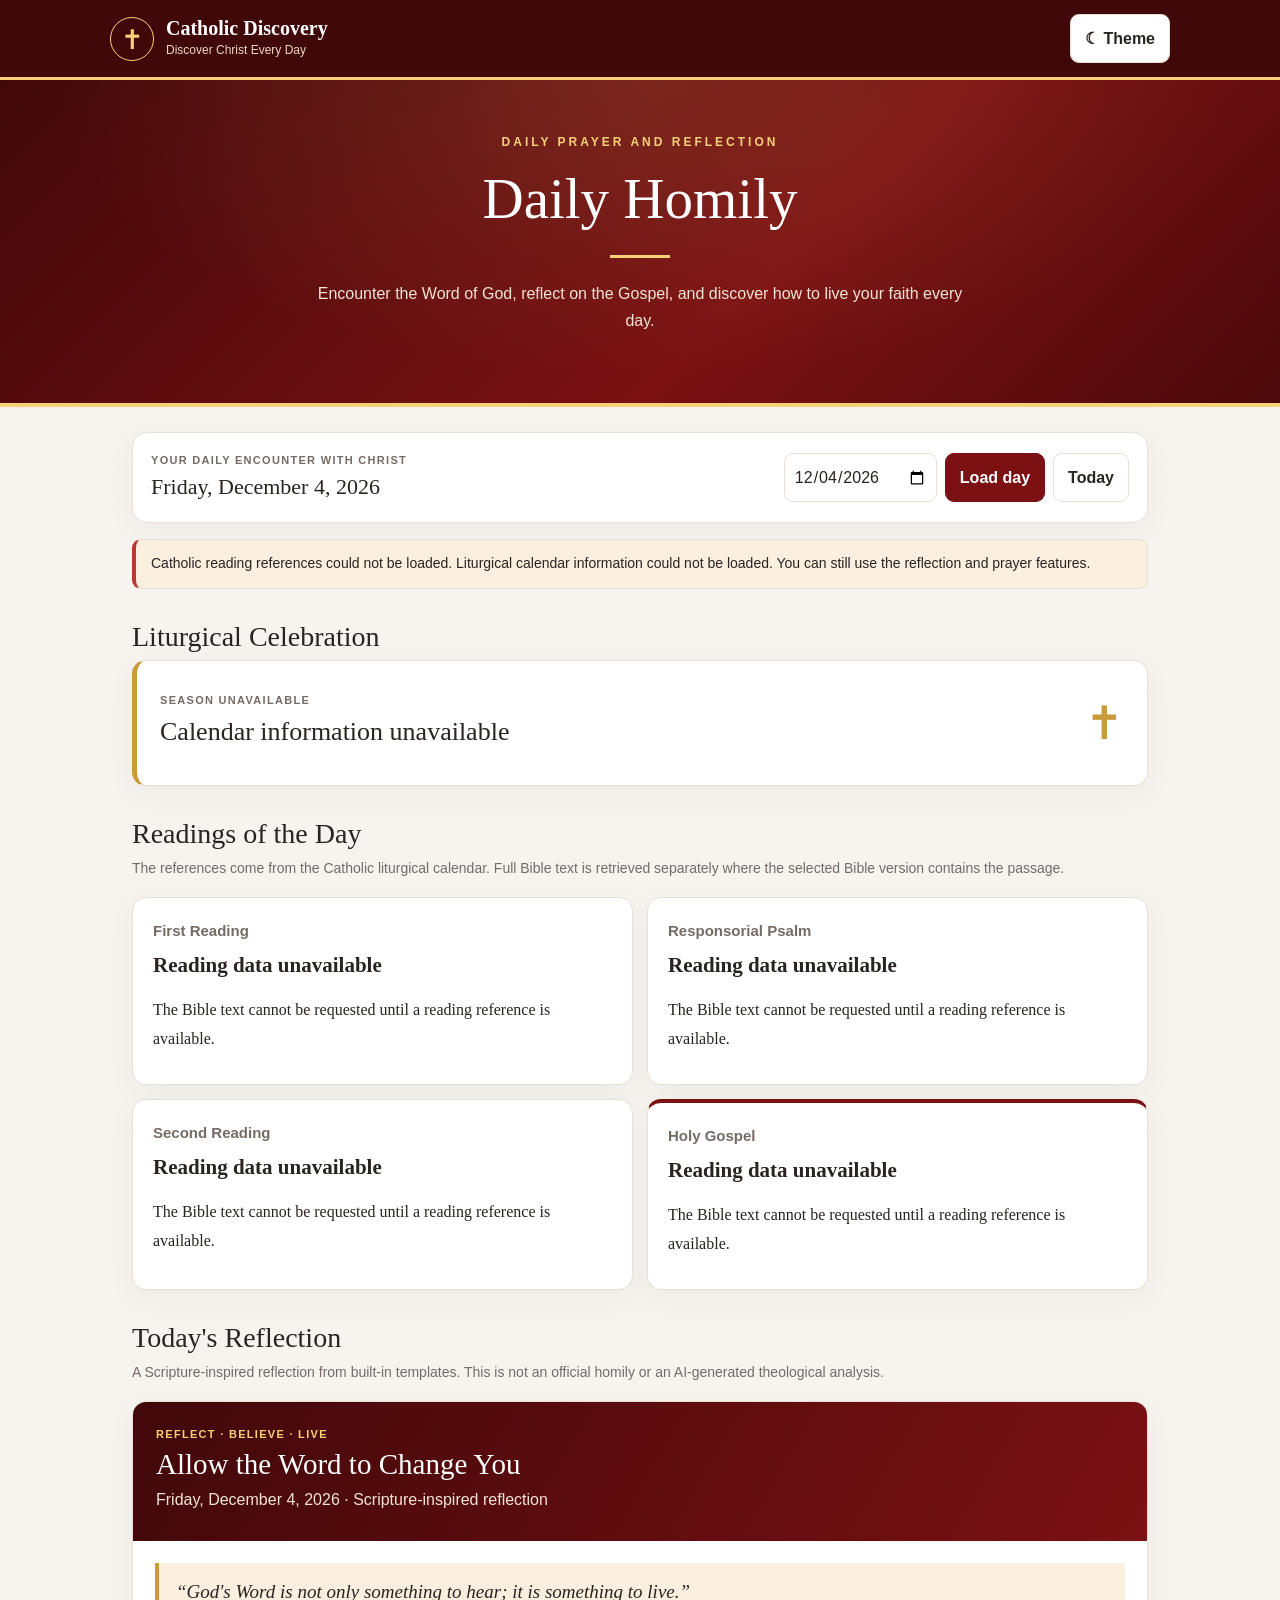
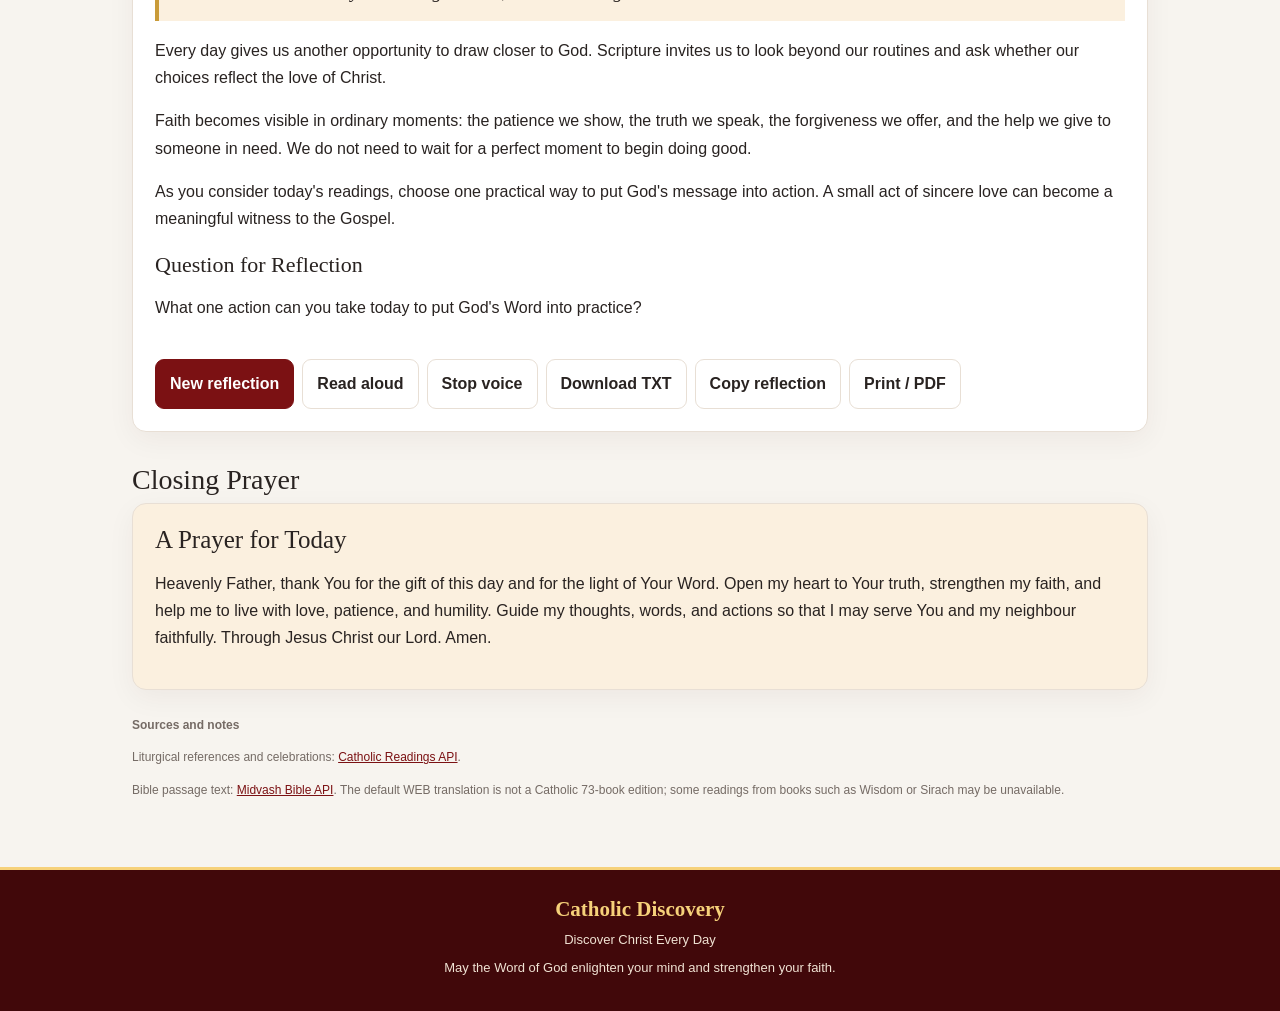
<file: homily.html>
<!DOCTYPE html>
<html lang="en">
<head>
<meta charset="UTF-8">
<meta name="viewport" content="width=device-width, initial-scale=1">
<meta name="theme-color" content="#7b1113">
<meta name="description" content="Daily Catholic Mass readings, Scripture, prayer and reflection from Catholic Discovery.">
<title>Daily Homily | Catholic Discovery</title>

<style>
:root {
  --red:#7b1113; --darkred:#41080a; --gold:#f6d17a;
  --bg:#f7f4ef; --card:#fff; --text:#292321;
  --muted:#756b65; --border:#e8dfd5; --soft:#fbf0df;
  --shadow:0 8px 28px #3916110d;
}
body.dark {
  --bg:#171313; --card:#241c1c; --text:#f5ede5;
  --muted:#c0b2aa; --border:#443536; --soft:#362725;
  --shadow:0 8px 28px #0003;
}
*{box-sizing:border-box}
body{margin:0;background:var(--bg);color:var(--text);
  font:16px/1.7 "Segoe UI",Arial,sans-serif}
button,input{font:inherit}
button{cursor:pointer}
a{color:var(--red)}
body.dark a{color:var(--gold)}
header{background:var(--darkred);color:white;border-bottom:3px solid var(--gold)}
.header-inner{max-width:1100px;margin:auto;padding:14px 20px;
  display:flex;align-items:center;justify-content:space-between;gap:12px}
.brand{display:flex;align-items:center;gap:12px;color:white;text-decoration:none}
.cross{width:44px;height:44px;border:1px solid var(--gold);border-radius:50%;
  display:grid;place-items:center;color:var(--gold);font-size:27px}
.brand strong{display:block;font: bold 20px Georgia,serif}
.brand small{display:block;color:#ead8bf;font-size:12px}
.btn{border:1px solid var(--border);border-radius:9px;padding:10px 14px;
  background:var(--card);color:var(--text);font-weight:650}
.btn.primary{background:var(--red);color:white;border-color:var(--red)}
.btn.gold{background:var(--gold);color:#321709;border-color:var(--gold)}
.btn:disabled{opacity:.55;cursor:wait}
.hero{padding:52px 18px 57px;text-align:center;color:white;
  background:radial-gradient(ellipse at top,#f6d17a20,transparent 65%),
  linear-gradient(135deg,#41080a,#7b1113 60%,#4c090b);
  border-bottom:4px solid var(--gold)}
.eyebrow{color:var(--gold);font-weight:800;font-size:12px;letter-spacing:3px;text-transform:uppercase}
.hero h1{font:500 clamp(36px,6vw,57px)/1.2 Georgia,serif;margin:12px 0}
.hero p{max-width:650px;margin:12px auto;color:#f3e4d5}
.gold-line{width:60px;height:3px;background:var(--gold);margin:22px auto}
main{max-width:1050px;margin:auto;padding:25px 17px 55px}
.date-panel{display:flex;align-items:center;justify-content:space-between;
  flex-wrap:wrap;gap:15px;background:var(--card);border:1px solid var(--border);
  border-radius:15px;padding:18px;box-shadow:var(--shadow)}
.label{font-size:11px;color:var(--muted);font-weight:800;letter-spacing:1.3px;text-transform:uppercase}
h2.date-title{font:500 22px Georgia,serif;margin:4px 0}
.date-controls{display:flex;gap:8px;flex-wrap:wrap}
input[type=date]{max-width:100%;min-width:140px;padding:9px;border-radius:9px;
  border:1px solid var(--border);background:var(--card);color:var(--text)}
.status{padding:12px 15px;margin:16px 0;background:var(--soft);
  border:1px solid var(--border);border-radius:9px;font-size:14px}
.status:empty{display:none}
.status.error{border-left:4px solid #b73a32}
.status.success{border-left:4px solid #4b8d62}
.section-title{font:500 28px Georgia,serif;margin:32px 0 7px}
.section-desc{color:var(--muted);font-size:14px;margin:0 0 16px}
.feast,.reading,.reflection,.prayer{background:var(--card);border:1px solid var(--border);
  border-radius:14px;box-shadow:var(--shadow)}
.feast{padding:23px;border-left:5px solid var(--gold-dark, #c99b39);
  display:flex;align-items:center;justify-content:space-between;gap:16px}
.feast h3{font:500 26px/1.3 Georgia,serif;margin:6px 0}
.feast p{margin:4px 0}
.feast-icon{font-size:46px;color:#c99b39}
.reading-grid{display:grid;grid-template-columns:repeat(2,minmax(0,1fr));gap:14px}
.reading{padding:20px;min-width:0}
.reading.gospel{border-top:4px solid var(--red)}
.reading h3{margin:0 0 8px;color:var(--muted);font-size:15px}
.reference{font: bold 21px/1.4 Georgia,serif;overflow-wrap:anywhere;margin:0}
.passage{margin-top:14px;white-space:pre-line;overflow-wrap:anywhere;
  font:16px/1.85 Georgia,serif}
.passage:empty{display:none}
.passage-note{color:var(--muted);font-size:12px;margin:10px 0 0}
.reflection{overflow:hidden}
.reflection-head{padding:23px;color:white;background:linear-gradient(120deg,#41080a,#7b1113)}
.reflection-head .label{color:var(--gold)}
.reflection-head h3{font:500 29px Georgia,serif;margin:5px 0}
.reflection-head p{margin:4px 0;color:#f3e4d5}
.reflection-content{padding:22px}
.reflection-content h4{font:500 22px Georgia,serif;margin:20px 0 5px}
.quote{background:var(--soft);border-left:4px solid #c99b39;
  padding:14px 17px;font:italic 19px/1.6 Georgia,serif}
.reflection-actions{padding:0 22px 22px;display:flex;flex-wrap:wrap;gap:8px}
.prayer{background:var(--soft);padding:22px}
.prayer h3{font:500 25px Georgia,serif;margin:0 0 8px}
.source{margin-top:25px;color:var(--muted);font-size:12px;overflow-wrap:anywhere}
footer{background:var(--darkred);color:#f0e2d3;text-align:center;padding:27px 16px;border-top:3px solid var(--gold)}
footer strong{font: bold 21px Georgia,serif;color:var(--gold)}
footer p{margin:5px;font-size:13px}
@media(max-width:650px){
 .header-inner{padding:12px}.brand strong{font-size:16px}.cross{width:39px;height:39px}
 .hero{padding:40px 16px}.reading-grid{grid-template-columns:1fr}
 main{padding:18px 12px 40px}.date-controls{width:100%}
 .date-controls input{flex:1;min-width:0}.date-controls .btn{padding:9px}
 .feast{padding:17px}.feast h3{font-size:22px}.feast-icon{font-size:35px}
 .reflection-content{padding:18px}.reflection-actions{padding:0 18px 18px}
 .reflection-actions .btn{flex:1 1 40%}
}
@media print{
 .header-actions,.date-controls,.status,.reflection-actions,footer{display:none!important}
 body{background:white;color:black;--card:white;--text:black;--muted:#555;--border:#ddd;--soft:#f6f1e8;--shadow:none}
 main{padding:10px}.reading,.feast,.reflection,.prayer{box-shadow:none;break-inside:avoid}
}
</style>
</head>

<body>
<header>
  <div class="header-inner">
    <a class="brand" href="https://catholic-discovery-site.micnu123.workers.dev/">
      <span class="cross">✝</span>
      <span><strong>Catholic Discovery</strong><small>Discover Christ Every Day</small></span>
    </a>
    <div class="header-actions">
      <button class="btn" id="themeBtn" type="button">☾ Theme</button>
    </div>
  </div>
</header>

<section class="hero">
  <div class="eyebrow">Daily prayer and reflection</div>
  <h1>Daily Homily</h1>
  <div class="gold-line"></div>
  <p>Encounter the Word of God, reflect on the Gospel, and discover how to live your faith every day.</p>
</section>

<main>
  <section class="date-panel">
    <div>
      <div class="label">Your daily encounter with Christ</div>
      <h2 class="date-title" id="dateTitle">Loading date…</h2>
    </div>
    <div class="date-controls">
      <input id="datePicker" type="date" aria-label="Choose date">
      <button class="btn primary" id="loadBtn" type="button">Load day</button>
      <button class="btn" id="todayBtn" type="button">Today</button>
    </div>
  </section>

  <div class="status" id="status" role="status" aria-live="polite"></div>

  <section>
    <h2 class="section-title">Liturgical Celebration</h2>
    <div class="feast">
      <div>
        <div class="label" id="season">Liturgical season</div>
        <h3 id="feastName">Loading celebration…</h3>
        <p id="feastType"></p>
        <p id="feastDescription"></p>
        <p id="feastQuote"></p>
      </div>
      <div class="feast-icon" aria-hidden="true">✝</div>
    </div>
  </section>

  <section>
    <h2 class="section-title">Readings of the Day</h2>
    <p class="section-desc">The references come from the Catholic liturgical calendar. Full Bible text is retrieved separately where the selected Bible version contains the passage.</p>

    <div class="reading-grid">
      <article class="reading">
        <h3>First Reading</h3>
        <p class="reference" id="firstReading">Loading…</p>
        <div class="passage" id="firstReadingText">Waiting for reading reference…</div>
        <p class="passage-note" id="firstReadingNote"></p>
      </article>
      <article class="reading">
        <h3>Responsorial Psalm</h3>
        <p class="reference" id="psalm">Loading…</p>
        <div class="passage" id="psalmText">Waiting for psalm reference…</div>
        <p class="passage-note" id="psalmNote"></p>
      </article>
      <article class="reading">
        <h3>Second Reading</h3>
        <p class="reference" id="secondReading">Loading…</p>
        <div class="passage" id="secondReadingText">Waiting for reading reference…</div>
        <p class="passage-note" id="secondReadingNote"></p>
      </article>
      <article class="reading gospel">
        <h3>Holy Gospel</h3>
        <p class="reference" id="gospel">Loading…</p>
        <div class="passage" id="gospelText">Waiting for Gospel reference…</div>
        <p class="passage-note" id="gospelNote"></p>
      </article>
    </div>
  </section>

  <section>
    <h2 class="section-title">Today's Reflection</h2>
    <p class="section-desc">A Scripture-inspired reflection from built-in templates. This is not an official homily or an AI-generated theological analysis.</p>

    <article class="reflection" id="reflection">
      <div class="reflection-head">
        <div class="label">Reflect · Believe · Live</div>
        <h3 id="reflectionTitle">Walking with Christ</h3>
        <p id="reflectionDate"></p>
      </div>
      <div class="reflection-content" id="reflectionContent"></div>
      <div class="reflection-actions">
        <button class="btn primary" id="newReflectionBtn" type="button">New reflection</button>
        <button class="btn" id="readBtn" type="button">Read aloud</button>
        <button class="btn" id="stopBtn" type="button">Stop voice</button>
        <button class="btn" id="downloadBtn" type="button">Download TXT</button>
        <button class="btn" id="copyBtn" type="button">Copy reflection</button>
        <button class="btn" id="printBtn" type="button">Print / PDF</button>
      </div>
    </article>
  </section>

  <section>
    <h2 class="section-title">Closing Prayer</h2>
    <div class="prayer">
      <h3>A Prayer for Today</h3>
      <p id="closingPrayer">Heavenly Father, open my heart to Your Word and help me to live with faith, hope, and love. Through Jesus Christ our Lord. Amen.</p>
    </div>
  </section>

  <div class="source">
    <strong>Sources and notes</strong>
    <p>Liturgical references and celebrations: <a href="https://github.com/cpbjr/catholic-readings-api" target="_blank" rel="noopener noreferrer">Catholic Readings API</a>.</p>
    <p>Bible passage text: <a href="https://github.com/midvash/bible-api" target="_blank" rel="noopener noreferrer">Midvash Bible API</a>. The default WEB translation is not a Catholic 73-book edition; some readings from books such as Wisdom or Sirach may be unavailable.</p>
    <p id="officialLink"></p>
    <p id="bibleCopyright"></p>
  </div>
</main>

<footer>
  <strong>Catholic Discovery</strong>
  <p>Discover Christ Every Day</p>
  <p>May the Word of God enlighten your mind and strengthen your faith.</p>
</footer>

<script>
"use strict";

const READINGS_API = "https://cpbjr.github.io/catholic-readings-api";
const BIBLE_API = "https://api.midvash.com/v1";
const BIBLE_VERSION = "web";

const $ = id => document.getElementById(id);

const reflectionTemplates = [
  {
    title: "Allow the Word to Change You",
    quote: "God's Word is not only something to hear; it is something to live.",
    paragraphs: [
      "Every day gives us another opportunity to draw closer to God. Scripture invites us to look beyond our routines and ask whether our choices reflect the love of Christ.",
      "Faith becomes visible in ordinary moments: the patience we show, the truth we speak, the forgiveness we offer, and the help we give to someone in need. We do not need to wait for a perfect moment to begin doing good.",
      "As you consider today's readings, choose one practical way to put God's message into action. A small act of sincere love can become a meaningful witness to the Gospel."
    ],
    question: "What one action can you take today to put God's Word into practice?"
  },
  {
    title: "Trust in God's Providence",
    quote: "The Lord walks with us even when the road ahead is unclear.",
    paragraphs: [
      "There are moments when our plans do not work out as expected. We may feel uncertain, worried, or impatient. Prayer helps us remember that we do not have to carry every burden alone.",
      "Trusting God does not mean ignoring our responsibilities. It means doing what is right, seeking wisdom, and placing what we cannot control into God's hands.",
      "Take a quiet moment today to tell the Lord what is troubling you. Ask for the courage to take the next good step, even if you cannot yet see the whole journey."
    ],
    question: "What worry can you bring honestly to God in prayer today?"
  },
  {
    title: "Love in Action",
    quote: "Love of God grows stronger when it becomes love of neighbour.",
    paragraphs: [
      "Christian love is more than a feeling. It is expressed through patience, kindness, mercy, honesty, and respect for the dignity of every person.",
      "Sometimes the person who needs our love is someone close to us. At other times, it is a person we overlook, misunderstand, or find difficult to forgive. Christ invites us to look at others with compassion.",
      "Ask the Holy Spirit to show you one person you can encourage today. A thoughtful message, a sincere apology, or an act of service can become a simple expression of the Gospel."
    ],
    question: "Who could experience God's kindness through you today?"
  },
  {
    title: "Make Room for Prayer",
    quote: "A heart that pauses to pray learns to listen more deeply.",
    paragraphs: [
      "Our days can become crowded with responsibilities, conversations, and distractions. In the middle of these things, prayer creates space to remember God's presence.",
      "Prayer does not always require many words. We can read a short passage of Scripture, sit quietly before God, express gratitude, or ask for help with an honest heart.",
      "Set aside a few quiet minutes today. Read the Gospel slowly, consider what it invites you to believe, and ask how it can guide your choices."
    ],
    question: "When can you make a few quiet minutes for God today?"
  },
  {
    title: "Begin Again with Hope",
    quote: "Every sincere return to God is an opportunity for renewal.",
    paragraphs: [
      "We all have moments when we fall short of the people God calls us to be. Our failures should lead us to humility and conversion, not to despair.",
      "The Christian life is a journey of continually turning towards the Lord. We can acknowledge our mistakes, seek forgiveness, make amends, and begin again with God's grace.",
      "If there is something you need to change, do not postpone every good decision until tomorrow. Begin with one honest step and ask God to strengthen you along the way."
    ],
    question: "What is one step towards renewal you can take today?"
  }
];

let currentReadings = null;
let currentCalendar = null;
let reflectionIndex = 0;
let requestNumber = 0;
let currentBibleCopyright = "";

function localDateString(date = new Date()) {
  const y = date.getFullYear();
  const m = String(date.getMonth() + 1).padStart(2, "0");
  const d = String(date.getDate()).padStart(2, "0");
  return `${y}-${m}-${d}`;
}

function formatDate(value) {
  return new Date(value + "T12:00:00").toLocaleDateString(undefined, {
    weekday: "long", year: "numeric", month: "long", day: "numeric"
  });
}

function status(message = "", type = "") {
  $("status").textContent = message;
  $("status").className = "status" + (type ? " " + type : "");
}

function text(id, value, fallback = "Not available") {
  $(id).textContent = typeof value === "string" && value.trim()
    ? value.trim() : fallback;
}

async function fetchJSON(url) {
  const response = await fetch(url);
  if (!response.ok) throw new Error(`Request failed (${response.status})`);
  return response.json();
}

function readingsFrom(data) {
  const r = data?.readings || {};
  return {
    firstReading: r.firstReading || r.first_reading || "",
    psalm: r.psalm || r.responsorialPsalm || r.responsorial_psalm || "",
    secondReading: r.secondReading || r.second_reading || "",
    gospel: r.gospel || ""
  };
}

/* Resolve a Bible reference through the API's reference parser.
   Then request the actual chapter/verse range from the same version. */
function parseReference(reference) {
  let s = String(reference || "").trim();

  // Convert common Catholic reading notation into a range the parser can read.
  s = s.replace(/\bPsalm\s+(\d+)/i, "Psalms $1");
  s = s.replace(/\bPsalms\s+(\d+)\b/i, "Psalms $1");

  // The Midvash catalogue uses a 66-book Protestant canon.
  // Keep missing Catholic deuterocanonical books explicit.
  const deuterocanonical =
    /\b(Wisdom|Sirach|Ecclesiasticus|Tobit|Judith|Baruch|Maccabees|1 Macc|2 Macc|1 Maccabees|2 Maccabees)\b/i;

  if (deuterocanonical.test(s)) {
    throw new Error("This book is not included in the selected 66-book Bible version.");
  }

  return s;
}

function getTextFromBiblePayload(payload) {
  const data = payload?.data ?? payload;
  const meta = payload?.meta ?? data?.meta ?? {};
  const copyright = meta?.copyright || data?.copyright || "";
  let result = "";

  if (Array.isArray(data)) {
    result = data.map(item => {
      const ref = item?.reference || item?.ref || "";
      const passage = item?.text || item?.passage?.text || "";
      return passage ? (ref ? ref + "\n" : "") + passage : "";
    }).filter(Boolean).join("\n\n");
  } else if (typeof data?.text === "string") {
    result = data.text;
  } else if (typeof data?.passage?.text === "string") {
    result = data.passage.text;
  } else if (Array.isArray(data?.passages)) {
    result = data.passages.map(item => item?.text || "")
      .filter(Boolean).join("\n\n");
  }

  return { text: result, copyright };
}

async function loadBiblePassage(reference, targetId, noteId, token) {
  const target = $(targetId);
  const note = $(noteId);

  if (!reference) {
    target.textContent = "No reading reference was supplied for this day.";
    note.textContent = "";
    return;
  }

  target.textContent = "Loading Bible text…";
  note.textContent = "";

  try {
    const cleanReference = parseReference(reference);
    const url = new URL(`${BIBLE_API}/passages`);
    url.searchParams.set("refs", cleanReference);
    url.searchParams.set("version", BIBLE_VERSION);

    const payload = await fetchJSON(url.toString());

    if (token !== requestNumber) return;

    const result = getTextFromBiblePayload(payload);
    if (!result.text) {
      throw new Error("The Bible API did not return passage text.");
    }

    target.textContent = result.text;
    if (result.copyright) {
      currentBibleCopyright = result.copyright;
      $("bibleCopyright").textContent = "Bible translation attribution: " + result.copyright;
    }
    note.textContent = "Bible version: WEB. Check the translation attribution below.";
  } catch (error) {
    if (token !== requestNumber) return;
    target.textContent =
      "The passage text could not be retrieved for this reference. " +
      "This can happen when the book is not included in the selected Bible version " +
      "or the API cannot resolve the reference.";
    note.textContent = "Reference: " + reference;
    console.warn("Bible passage retrieval failed:", reference, error);
  }
}

async function loadBibleTexts(readings, token) {
  await Promise.all([
    loadBiblePassage(readings.firstReading, "firstReadingText", "firstReadingNote", token),
    loadBiblePassage(readings.psalm, "psalmText", "psalmNote", token),
    loadBiblePassage(readings.secondReading, "secondReadingText", "secondReadingNote", token),
    loadBiblePassage(readings.gospel, "gospelText", "gospelNote", token)
  ]);
}

function renderReflection() {
  const item = reflectionTemplates[reflectionIndex % reflectionTemplates.length];
  $("reflectionTitle").textContent = item.title;
  $("reflectionDate").textContent =
    `${$("dateTitle").textContent} · Scripture-inspired reflection`;

  const container = $("reflectionContent");
  container.replaceChildren();

  const quote = document.createElement("div");
  quote.className = "quote";
  quote.textContent = "“" + item.quote + "”";
  container.append(quote);

  item.paragraphs.forEach(paragraph => {
    const p = document.createElement("p");
    p.textContent = paragraph;
    container.append(p);
  });

  const heading = document.createElement("h4");
  heading.textContent = "Question for Reflection";
  container.append(heading);

  const question = document.createElement("p");
  question.textContent = item.question;
  container.append(question);

  $("closingPrayer").textContent =
    "Heavenly Father, thank You for the gift of this day and for the light of Your Word. " +
    "Open my heart to Your truth, strengthen my faith, and help me to live with love, " +
    "patience, and humility. Guide my thoughts, words, and actions so that I may serve " +
    "You and my neighbour faithfully. Through Jesus Christ our Lord. Amen.";
}

function reflectionText() {
  const item = reflectionTemplates[reflectionIndex % reflectionTemplates.length];
  const r = currentReadings || {};
  return [
    "CATHOLIC DISCOVERY — Discover Christ Every Day",
    "DAILY REFLECTION",
    $("reflectionTitle").textContent,
    $("dateTitle").textContent,
    "",
    "LITURGICAL CELEBRATION: " + $("feastName").textContent,
    "SEASON: " + $("season").textContent,
    "",
    "FIRST READING: " + (r.firstReading || "Not available"),
    "PSALM: " + (r.psalm || "Not available"),
    "SECOND READING: " + (r.secondReading || "Not provided"),
    "GOSPEL: " + (r.gospel || "Not available"),
    "",
    item.quote,
    "",
    ...item.paragraphs,
    "",
    "QUESTION FOR REFLECTION",
    item.question,
    "",
    "CLOSING PRAYER",
    $("closingPrayer").textContent
  ].join("\n");
}

async function copyReflection() {
  try {
    await navigator.clipboard.writeText(reflectionText());
    status("Reflection copied to clipboard.", "success");
  } catch {
    status("Clipboard access was blocked. Use Download TXT instead.", "error");
  }
}

function downloadReflection() {
  const blob = new Blob([reflectionText()], { type: "text/plain;charset=utf-8" });
  const url = URL.createObjectURL(blob);
  const a = document.createElement("a");
  a.href = url;
  a.download = "catholic-discovery-reflection-" + $("datePicker").value + ".txt";
  document.body.append(a);
  a.click();
  a.remove();
  URL.revokeObjectURL(url);
  status("Reflection text downloaded.", "success");
}

function readAloud() {
  if (!("speechSynthesis" in window)) {
    status("Your browser does not support speech playback.", "error");
    return;
  }
  window.speechSynthesis.cancel();
  const speech = new SpeechSynthesisUtterance(reflectionText());
  speech.lang = "en-US";
  speech.rate = 0.9;
  speech.onstart = () => status("Reading the reflection aloud…");
  speech.onend = () => status("Reading finished.", "success");
  speech.onerror = () => status("Browser voice playback failed.", "error");
  window.speechSynthesis.speak(speech);
}

async function loadDay(dateString) {
  if (!/^\d{4}-\d{2}-\d{2}$/.test(dateString)) {
    status("Choose a valid date.", "error");
    return;
  }

  const token = ++requestNumber;
  const [year, month, day] = dateString.split("-");
  const monthDay = `${month}-${day}`;

  $("dateTitle").textContent = formatDate(dateString);
  $("datePicker").value = dateString;
  $("loadBtn").disabled = true;
  currentReadings = null;
  currentCalendar = null;
  currentBibleCopyright = "";
  $("bibleCopyright").textContent = "";
  status("Loading Catholic readings and liturgical calendar…");

  const readingUrl = `${READINGS_API}/readings/${year}/${monthDay}.json`;
  const calendarUrl = `${READINGS_API}/liturgical-calendar/${year}/${monthDay}.json`;

  const [readingResult, calendarResult] = await Promise.allSettled([
    fetchJSON(readingUrl),
    fetchJSON(calendarUrl)
  ]);

  if (token !== requestNumber) return;

  const problems = [];

  if (readingResult.status === "fulfilled") {
    currentReadings = readingResult.value;
    const r = readingsFrom(currentReadings);

    text("firstReading", r.firstReading, "Reference unavailable");
    text("psalm", r.psalm, "Reference unavailable");
    text("secondReading", r.secondReading, "No second reading listed");
    text("gospel", r.gospel, "Reference unavailable");

    const link = currentReadings.usccbLink;
    $("officialLink").replaceChildren();

    if (typeof link === "string" && link.startsWith("https://")) {
      const a = document.createElement("a");
      a.href = link;
      a.target = "_blank";
      a.rel = "noopener noreferrer";
      a.textContent = "Verify readings on the official USCCB website";
      $("officialLink").append(a);
    } else {
      $("officialLink").textContent = "No official verification link was supplied for this date.";
    }

    loadBibleTexts(r, token);
  } else {
    problems.push("Catholic reading references could not be loaded.");
    ["firstReading","psalm","secondReading","gospel"].forEach(id =>
      text(id, "", "Reading data unavailable")
    );
    ["firstReadingText","psalmText","secondReadingText","gospelText"].forEach(id =>
      $(id).textContent = "The Bible text cannot be requested until a reading reference is available."
    );
    $("officialLink").textContent = "";
  }

  if (calendarResult.status === "fulfilled") {
    currentCalendar = calendarResult.value;
    const c = currentCalendar.celebration || {};
    text("season", currentCalendar.season, "Liturgical season unavailable");
    text("feastName", c.name, "Celebration not listed");
    text("feastType", c.type, "");
    text("feastDescription", c.description, "");
    text("feastQuote", c.quote ? "“" + c.quote + "”" : "", "");
  } else {
    problems.push("Liturgical calendar information could not be loaded.");
    text("season", "", "Season unavailable");
    text("feastName", "", "Calendar information unavailable");
    text("feastType", "", "");
    text("feastDescription", "", "");
    text("feastQuote", "", "");
  }

  reflectionIndex = 0;
  renderReflection();
  $("loadBtn").disabled = false;

  if (problems.length) {
    status(problems.join(" ") + " You can still use the reflection and prayer features.", "error");
  } else {
    status("Daily Catholic reading references loaded. Bible passages are loading below.", "success");
  }
}

$("loadBtn").addEventListener("click", () => loadDay($("datePicker").value));
$("todayBtn").addEventListener("click", () => loadDay(localDateString()));
$("datePicker").addEventListener("keydown", e => {
  if (e.key === "Enter") loadDay($("datePicker").value);
});
$("newReflectionBtn").addEventListener("click", () => {
  reflectionIndex = (reflectionIndex + 1) % reflectionTemplates.length;
  renderReflection();
  status("A different reflection template is ready.", "success");
});
$("readBtn").addEventListener("click", readAloud);
$("stopBtn").addEventListener("click", () => {
  if ("speechSynthesis" in window) window.speechSynthesis.cancel();
  status("Voice playback stopped.");
});
$("downloadBtn").addEventListener("click", downloadReflection);
$("copyBtn").addEventListener("click", copyReflection);
$("printBtn").addEventListener("click", () => window.print());
$("themeBtn").addEventListener("click", () => {
  document.body.classList.toggle("dark");
  $("themeBtn").textContent =
    document.body.classList.contains("dark") ? "☀ Light" : "☾ Theme";
});

$("datePicker").value = localDateString();
renderReflection();
loadDay(localDateString());
</script>
</body>
</html>
</file>
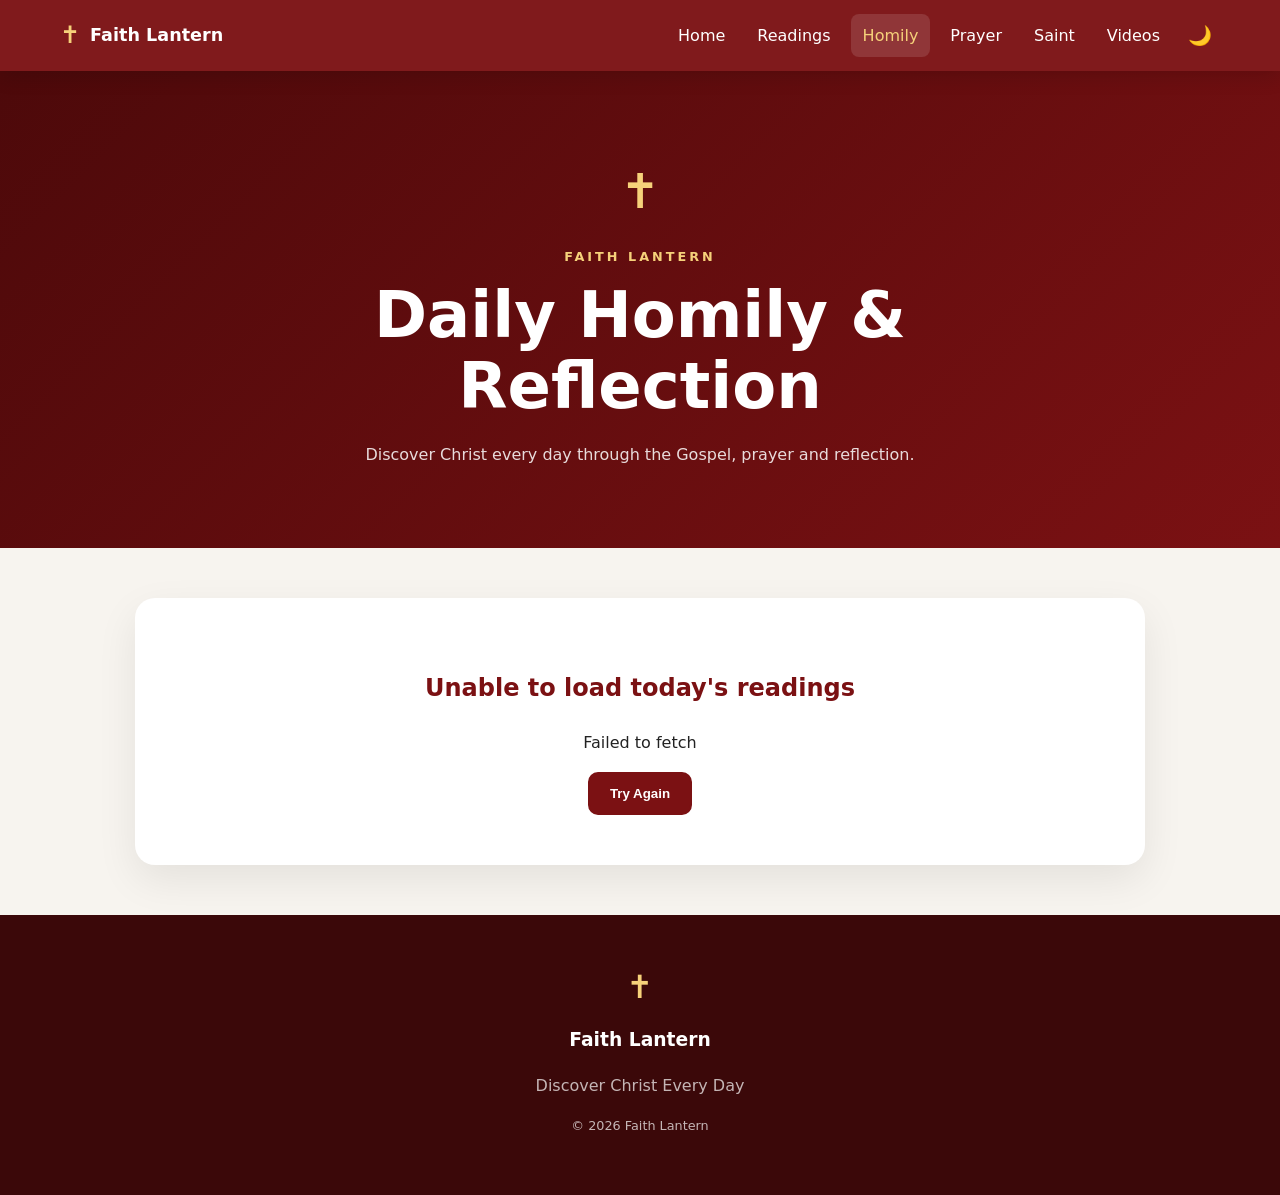
<file: homiy.html>
<!DOCTYPE html>
<html lang="en">
<head>
    <meta charset="UTF-8">
    <meta name="viewport" content="width=device-width, initial-scale=1.0">

    <title>Daily Homily & Reflection | Faith Lantern</title>

    <meta
        name="description"
        content="Daily Catholic Gospel reflection, liturgical celebration and prayer."
    >

    <link rel="stylesheet" href="homily.css">
</head>

<body>

    <!-- NAVIGATION -->
    <header class="site-header">

        <nav class="navbar">

            <a href="index.html" class="brand">
                <span class="brand-cross">✝</span>
                <span>Faith Lantern</span>
            </a>

            <button
                class="menu-toggle"
                id="menuToggle"
                aria-label="Open navigation"
            >
                ☰
            </button>

            <div class="nav-links" id="navLinks">

                <a href="index.html">Home</a>
                <a href="readings.html">Readings</a>
                <a href="homily.html" class="active">Homily</a>
                <a href="prayer.html">Prayer</a>
                <a href="saint.html">Saint</a>
                <a href="videos.html">Videos</a>

                <button id="themeToggle" class="theme-button">
                    🌙
                </button>

            </div>

        </nav>

    </header>


    <!-- HERO -->

    <section class="hero">

        <div class="hero-content">

            <div class="cross-icon">✝</div>

            <p class="eyebrow">
                FAITH LANTERN
            </p>

            <h1>
                Daily Homily & Reflection
            </h1>

            <p>
                Discover Christ every day through the Gospel,
                prayer and reflection.
            </p>

        </div>

    </section>


    <!-- MAIN -->

    <main class="container">

        <!-- LOADING -->

        <div id="loading" class="loading-card">

            <div class="loader"></div>

            <p>
                Preparing today's reflection...
            </p>

        </div>


        <!-- ERROR -->

        <div id="error" class="error-card hidden">

            <h2>
                Unable to load today's readings
            </h2>

            <p id="errorMessage">
                Please check your internet connection and try again.
            </p>

            <button
                onclick="loadDailyContent()"
                class="primary-button"
            >
                Try Again
            </button>

        </div>


        <!-- CONTENT -->

        <div id="content" class="hidden">

            <!-- DATE -->

            <section class="date-section">

                <p class="today-label">
                    TODAY'S LITURGY
                </p>

                <h2 id="currentDate">
                    Loading...
                </h2>

                <p id="season">
                    Loading...
                </p>

            </section>


            <!-- CELEBRATION -->

            <section class="celebration-card">

                <div class="card-icon">
                    ✝
                </div>

                <div>

                    <span class="small-label">
                        LITURGICAL CELEBRATION
                    </span>

                    <h2 id="celebrationName">
                        Loading...
                    </h2>

                    <p id="celebrationType">
                        Loading...
                    </p>

                </div>

            </section>


            <!-- GOSPEL -->

            <section class="gospel-card">

                <div class="section-heading">

                    <span class="gold-line"></span>

                    <div>
                        <span class="small-label">
                            HOLY GOSPEL
                        </span>

                        <h2 id="gospelReference">
                            Loading...
                        </h2>
                    </div>

                </div>

                <div class="gospel-message">

                    <div class="quote-mark">
                        “
                    </div>

                    <p id="gospelMessage">
                        Today's Gospel calls us to open our hearts
                        to Christ.
                    </p>

                </div>

            </section>


            <!-- READINGS -->

            <section class="readings-grid">

                <article class="reading-card">

                    <span class="reading-number">
                        I
                    </span>

                    <h3>
                        First Reading
                    </h3>

                    <p id="firstReading">
                        Loading...
                    </p>

                </article>


                <article class="reading-card">

                    <span class="reading-number">
                        PS
                    </span>

                    <h3>
                        Responsorial Psalm
                    </h3>

                    <p id="psalm">
                        Loading...
                    </p>

                </article>


                <article
                    class="reading-card"
                    id="secondReadingCard"
                >

                    <span class="reading-number">
                        II
                    </span>

                    <h3>
                        Second Reading
                    </h3>

                    <p id="secondReading">
                        Loading...
                    </p>

                </article>

            </section>


            <!-- HOMILY -->

            <section class="homily-card">

                <div class="homily-header">

                    <div class="homily-cross">
                        ✝
                    </div>

                    <div>

                        <span class="small-label">
                            MEDITATION
                        </span>

                        <h2>
                            Today's Reflection
                        </h2>

                    </div>

                </div>


                <div id="homilyText" class="homily-text">
                    Loading today's reflection...
                </div>

            </section>


            <!-- PRAYER -->

            <section class="prayer-card">

                <div class="prayer-symbol">
                    🙏
                </div>

                <span class="small-label">
                    LET US PRAY
                </span>

                <h2>
                    Prayer for Today
                </h2>

                <p id="prayerText">
                    Loading...
                </p>

            </section>


            <!-- ACTION -->

            <section class="action-card">

                <h2>
                    Carry Christ With You
                </h2>

                <p>
                    Take one message from today's Gospel
                    and put it into practice.
                </p>

                <div class="action-buttons">

                    <button
                        id="listenButton"
                        class="primary-button"
                    >
                        🔊 Listen
                    </button>

                    <button
                        id="shareButton"
                        class="secondary-button"
                    >
                        📤 Share
                    </button>

                    <button
                        id="copyButton"
                        class="secondary-button"
                    >
                        🔗 Copy Link
                    </button>

                </div>

            </section>


            <!-- OFFICIAL SOURCE -->

            <section class="source-card">

                <p>
                    Daily reading references are provided for
                    devotional use.
                </p>

                <a
                    id="usccbLink"
                    href="https://bible.usccb.org/"
                    target="_blank"
                    rel="noopener"
                >
                    View today's readings on USCCB →
                </a>

            </section>

        </div>

    </main>


    <!-- FOOTER -->

    <footer>

        <div class="footer-cross">
            ✝
        </div>

        <h3>
            Faith Lantern
        </h3>

        <p>
            Discover Christ Every Day
        </p>

        <p class="copyright">
            © <span id="year"></span> Faith Lantern
        </p>

    </footer>


    <script src="homily.js"></script>

</body>
</html>
</file>
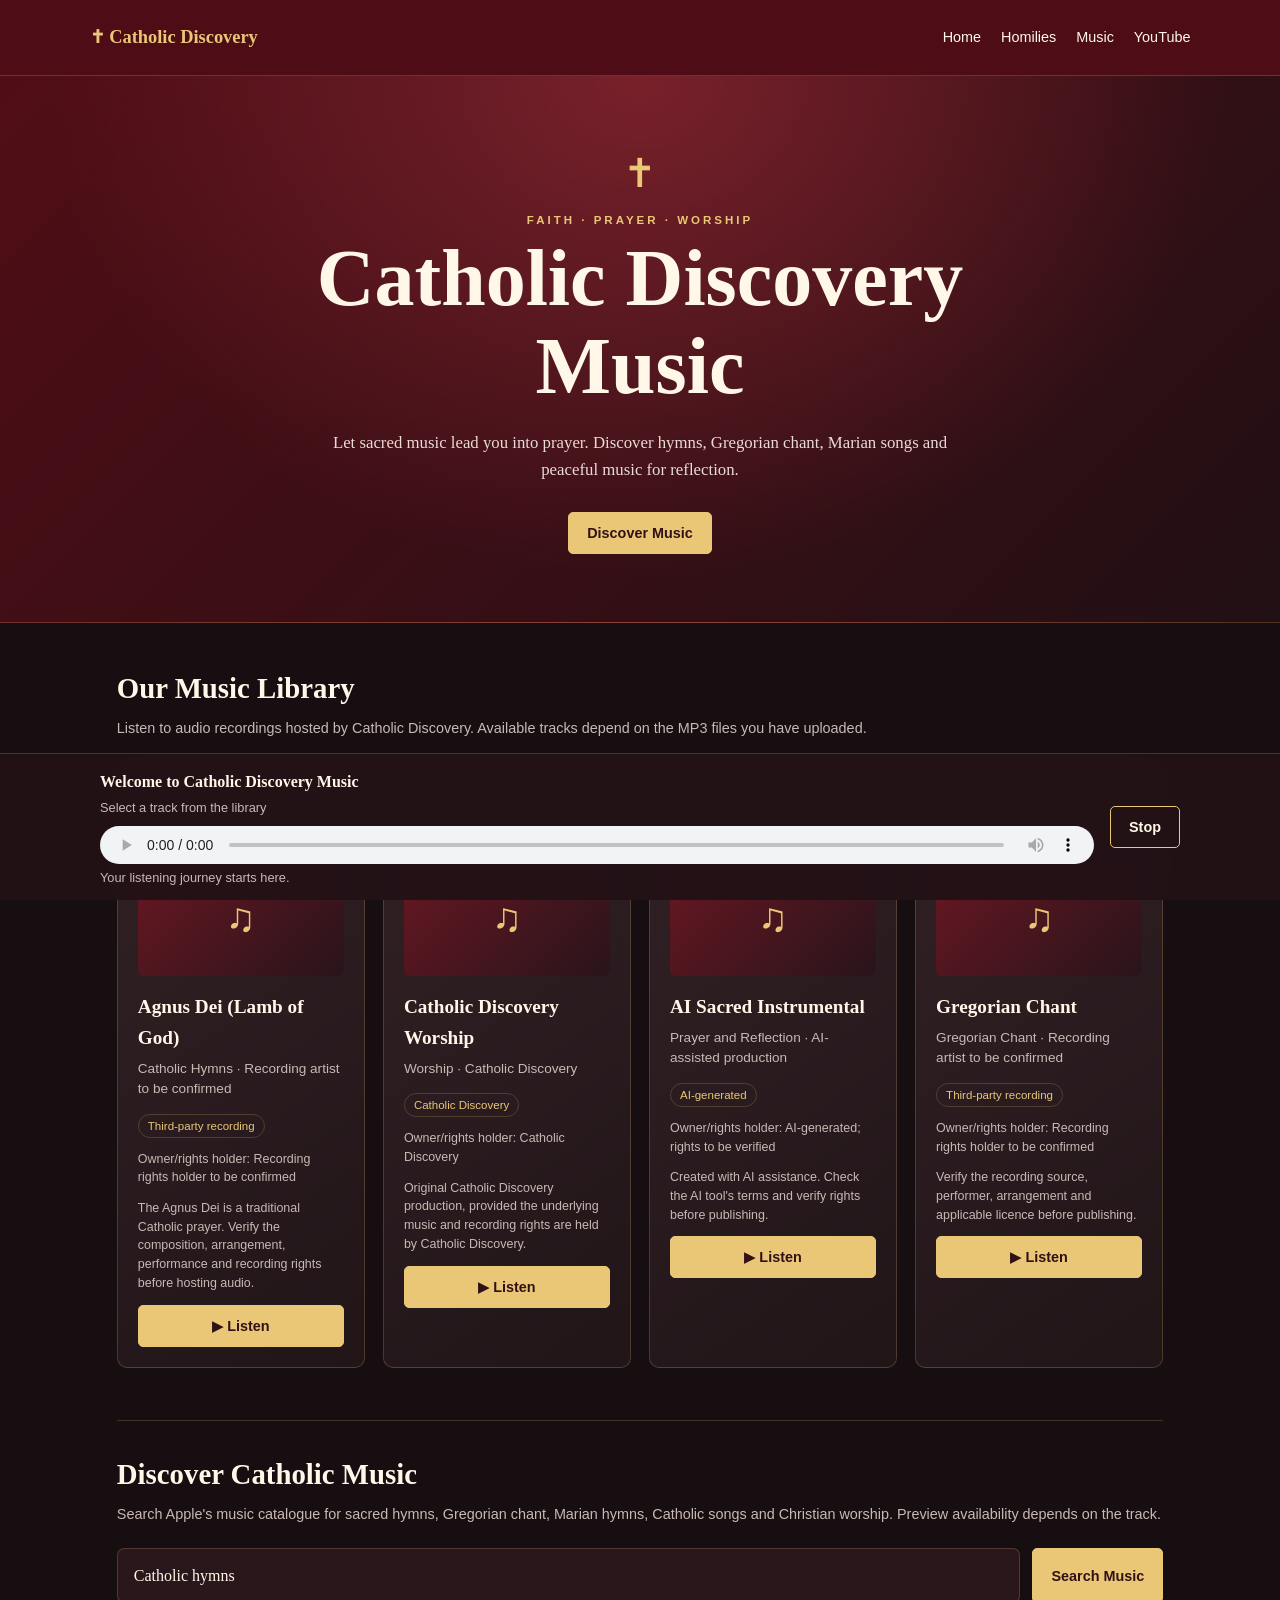
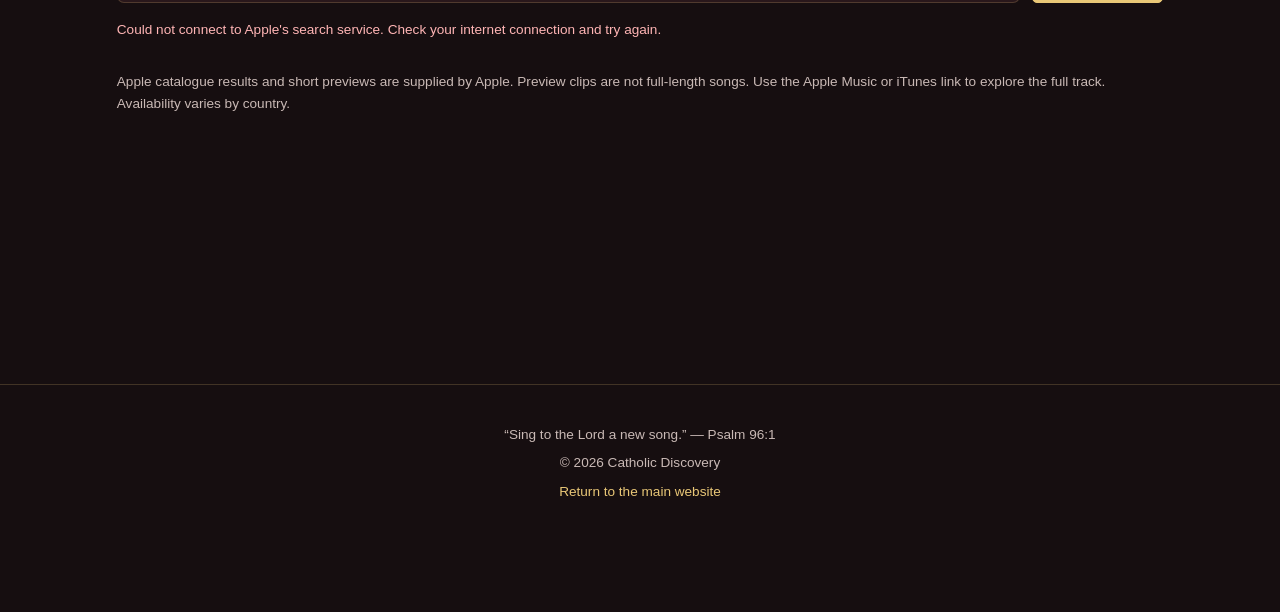
<file: music.html>
<!DOCTYPE html>
<html lang="en">
<head>
  <meta charset="UTF-8">
  <meta name="viewport" content="width=device-width, initial-scale=1.0">
  <meta name="theme-color" content="#510d16">
  <meta name="description" content="Listen, pray and reflect with Catholic Discovery Music. Discover Catholic hymns, Gregorian chant, Marian music and sacred worship.">
  <title>Catholic Discovery Music</title>

  <style>
    :root {
      --burgundy: #510d16;
      --burgundy-light: #781b28;
      --gold: #e9c777;
      --cream: #fff8e9;
      --muted: #c9b9b5;
      --panel: #29171b;
      --border: rgba(233, 199, 119, .2);
      --success: #a9d9a9;
    }

    * { box-sizing: border-box; }

    html { scroll-behavior: smooth; }

    body {
      margin: 0;
      font-family: Georgia, "Times New Roman", serif;
      background: #160e10;
      color: var(--cream);
      line-height: 1.6;
    }

    button, input { font: inherit; }
    button, a { -webkit-tap-highlight-color: transparent; }

    a { color: inherit; text-decoration: none; }

    button:focus-visible, a:focus-visible, input:focus-visible {
      outline: 2px solid var(--gold);
      outline-offset: 3px;
    }

    .navbar {
      min-height: 76px;
      display: flex;
      align-items: center;
      justify-content: space-between;
      gap: 20px;
      padding: 16px 7%;
      background: rgba(81, 13, 22, .96);
      border-bottom: 1px solid var(--border);
    }

    .brand {
      color: var(--gold);
      font-size: 1.15rem;
      font-weight: bold;
    }

    .nav-links {
      display: flex;
      flex-wrap: wrap;
      gap: 20px;
      font-family: Arial, sans-serif;
      font-size: .9rem;
    }

    .nav-links a:hover { color: var(--gold); }

    .hero {
      padding: 78px 7% 68px;
      text-align: center;
      background:
        radial-gradient(ellipse at top, #78212b 0%, transparent 65%),
        linear-gradient(135deg, #510d16, #211014);
      border-bottom: 1px solid var(--border);
    }

    .cross {
      color: var(--gold);
      font-size: 2.5rem;
      line-height: 1;
    }

    .eyebrow {
      margin: 20px 0 8px;
      color: var(--gold);
      text-transform: uppercase;
      letter-spacing: 3px;
      font: 700 .72rem Arial, sans-serif;
    }

    h1 {
      margin: 0;
      font-size: clamp(2.5rem, 7vw, 5rem);
      line-height: 1.1;
    }

    .hero p {
      max-width: 620px;
      margin: 20px auto 28px;
      color: #eadbd7;
      font-size: 1.05rem;
    }

    .button {
      display: inline-block;
      padding: 12px 18px;
      border: 1px solid var(--gold);
      border-radius: 5px;
      background: var(--gold);
      color: #321116;
      font: 700 .9rem Arial, sans-serif;
      text-align: center;
      cursor: pointer;
      transition: background .2s, transform .2s;
    }

    .button:hover {
      background: #f6dfa7;
      transform: translateY(-1px);
    }

    .button.secondary {
      color: var(--cream);
      background: transparent;
    }

    .button:disabled {
      opacity: .55;
      cursor: not-allowed;
      transform: none;
    }

    main {
      max-width: 1200px;
      margin: auto;
      padding: 42px 6% 70px;
    }

    .section {
      margin-bottom: 52px;
      scroll-margin-top: 24px;
    }

    .section-heading { margin-bottom: 22px; }

    .section-heading h2 {
      margin: 0;
      font-size: 1.8rem;
    }

    .section-heading p {
      margin: 6px 0 0;
      color: var(--muted);
      font: .9rem/1.6 Arial, sans-serif;
    }

    .search {
      width: 100%;
      min-width: 0;
      margin: 0 0 22px;
      padding: 14px 16px;
      color: var(--cream);
      background: var(--panel);
      border: 1px solid var(--border);
      border-radius: 7px;
    }

    .search:focus { border-color: var(--gold); }

    .music-grid {
      display: grid;
      grid-template-columns: repeat(auto-fit, minmax(235px, 1fr));
      gap: 18px;
    }

    .music-card {
      min-width: 0;
      padding: 20px;
      background: linear-gradient(145deg, #302024, #211518);
      border: 1px solid var(--border);
      border-radius: 10px;
      transition: transform .2s, border-color .2s;
    }

    .music-card:hover {
      transform: translateY(-3px);
      border-color: var(--gold);
    }

    .art {
      display: grid;
      place-items: center;
      aspect-ratio: 16 / 9;
      margin-bottom: 16px;
      border-radius: 6px;
      background: linear-gradient(135deg, #681722, #29141b);
      color: var(--gold);
      font-size: 2.5rem;
    }

    .music-card h3 {
      margin: 0 0 5px;
      font-size: 1.2rem;
      overflow-wrap: anywhere;
    }

    .music-card p {
      margin: 0 0 12px;
      color: var(--muted);
      font: .85rem/1.5 Arial, sans-serif;
      overflow-wrap: anywhere;
    }

    .music-card .button { width: 100%; }

    .ownership-badge, .apple-badge {
      display: inline-block;
      margin: 0 0 12px;
      padding: 5px 9px;
      border: 1px solid var(--border);
      border-radius: 20px;
      color: var(--gold);
      font: .72rem Arial, sans-serif;
    }

    .ownership-details, .attribution {
      font-size: .78rem !important;
    }

    .source-link, .apple-link {
      display: block;
      margin: 0 0 12px;
      color: var(--gold);
      font: .82rem/1.5 Arial, sans-serif;
      text-decoration: underline;
      overflow-wrap: anywhere;
    }

    .apple-discovery {
      padding-top: 30px;
      border-top: 1px solid var(--border);
    }

    .apple-search-form {
      display: flex;
      align-items: stretch;
      gap: 12px;
      margin-bottom: 16px;
    }

    .apple-search-form .search {
      flex: 1;
      margin: 0;
    }

    .apple-search-form .button { white-space: nowrap; }

    .apple-artwork {
      display: block;
      width: 100%;
      aspect-ratio: 1;
      object-fit: cover;
      margin-bottom: 14px;
      border-radius: 7px;
      background: var(--panel);
    }

    .apple-result .track-album {
      min-height: 0;
      margin-bottom: 12px;
    }

    .apple-actions {
      display: flex;
      flex-direction: column;
      gap: 10px;
    }

    .apple-actions .button { width: 100%; }

    .apple-actions audio {
      width: 100%;
      height: 36px;
    }

    .status {
      min-height: 24px;
      margin: 14px 0;
      color: var(--muted);
      font: .85rem/1.6 Arial, sans-serif;
    }

    .status.error { color: #ffb5b5; }
    .status.success { color: var(--success); }

    .empty {
      display: none;
      padding: 24px 0;
      color: var(--muted);
      text-align: center;
    }

    .player {
      position: sticky;
      bottom: 0;
      z-index: 5;
      padding: 15px 6%;
      background: rgba(35, 18, 22, .97);
      border-top: 1px solid var(--border);
      backdrop-filter: blur(12px);
    }

    .player-inner {
      max-width: 1080px;
      margin: auto;
      display: grid;
      grid-template-columns: 1fr auto;
      gap: 16px;
      align-items: center;
    }

    .now-playing { min-width: 0; }

    .now-playing strong {
      display: block;
      overflow: hidden;
      text-overflow: ellipsis;
      white-space: nowrap;
    }

    .now-playing span {
      color: var(--muted);
      font: .8rem Arial, sans-serif;
    }

    #audio {
      display: block;
      width: 100%;
      height: 38px;
      margin-top: 6px;
    }

    .player-message {
      margin-top: 6px;
      color: var(--muted);
      font: .8rem Arial, sans-serif;
    }

    .footer {
      padding: 28px 6% 100px;
      text-align: center;
      color: var(--muted);
      border-top: 1px solid var(--border);
      font: .85rem Arial, sans-serif;
    }

    .footer a { color: var(--gold); }

    @media (max-width: 600px) {
      .navbar {
        align-items: flex-start;
        flex-direction: column;
      }

      .nav-links { gap: 14px; }

      .hero { padding: 56px 6%; }

      .apple-search-form { flex-direction: column; }

      .apple-search-form .button { width: 100%; }

      .player-inner {
        grid-template-columns: 1fr;
        gap: 6px;
      }

      .player-inner > .button { width: 100%; }

      .player { padding: 12px 5%; }
    }

    @media (prefers-reduced-motion: reduce) {
      html { scroll-behavior: auto; }
      *, *::before, *::after {
        transition-duration: .01ms !important;
        animation-duration: .01ms !important;
      }
    }
  </style>
</head>

<body>
  <header class="navbar">
    <a class="brand" href="/">✝ Catholic Discovery</a>

    <nav class="nav-links" aria-label="Main navigation">
      <a href="/">Home</a>
      <a href="/homily">Homilies</a>
      <a href="/music.html" aria-current="page">Music</a>
      <a href="https://www.youtube.com/@CTF-q5l"
         target="_blank" rel="noopener noreferrer">YouTube</a>
    </nav>
  </header>

  <section class="hero">
    <div class="cross" aria-hidden="true">✝</div>
    <div class="eyebrow">Faith · Prayer · Worship</div>
    <h1>Catholic Discovery<br>Music</h1>
    <p>
      Let sacred music lead you into prayer. Discover hymns, Gregorian
      chant, Marian songs and peaceful music for reflection.
    </p>
    <a class="button" href="#apple-discovery">Discover Music</a>
  </section>

  <main id="library">
    <section class="section" aria-labelledby="local-heading">
      <div class="section-heading">
        <h2 id="local-heading">Our Music Library</h2>
        <p>
          Listen to audio recordings hosted by Catholic Discovery.
          Available tracks depend on the MP3 files you have uploaded.
        </p>
      </div>

      <input
        class="search"
        id="search"
        type="search"
        placeholder="Search your music library..."
        aria-label="Search local music"
      >

      <div class="music-grid" id="music-grid"></div>

      <p class="empty" id="empty">
        No matching music found. Try another search.
      </p>
    </section>

    <section class="section apple-discovery" id="apple-discovery"
             aria-labelledby="apple-heading">
      <div class="section-heading">
        <h2 id="apple-heading">Discover Catholic Music</h2>
        <p>
          Search Apple's music catalogue for sacred hymns, Gregorian
          chant, Marian hymns, Catholic songs and Christian worship.
          Preview availability depends on the track.
        </p>
      </div>

      <form id="apple-search-form" class="apple-search-form">
        <input
          id="apple-search-input"
          class="search"
          type="search"
          placeholder="Search Catholic hymns, Gregorian chant..."
          aria-label="Search Apple's music catalogue"
          value="Catholic hymns"
          required
        >
        <button class="button" id="apple-search-button" type="submit">
          Search Music
        </button>
      </form>

      <p id="apple-status" class="status" role="status" aria-live="polite">
        Preparing music search...
      </p>

      <div class="music-grid" id="apple-results"></div>

      <p class="status">
        Apple catalogue results and short previews are supplied by Apple.
        Preview clips are not full-length songs. Use the Apple Music or
        iTunes link to explore the full track. Availability varies by country.
      </p>
    </section>
  </main>

  <section class="player" aria-label="Music player">
    <div class="player-inner">
      <div class="now-playing">
        <strong id="track-title">Welcome to Catholic Discovery Music</strong>
        <span id="track-artist">Select a track from the library</span>
       <audio
  id="audio"
  controls
  controlsList="nodownload"
  disablePictureInPicture
  preload="none"
>
  Your browser does not support audio playback.
</audio>
        <div class="player-message" id="player-message" aria-live="polite">
          Your listening journey starts here.
        </div>
      </div>

      <button class="button secondary" id="stop" type="button">Stop</button>
    </div>
  </section>

  <footer class="footer">
    <p>“Sing to the Lord a new song.” — Psalm 96:1</p>
    <p>© <span id="year"></span> Catholic Discovery</p>
    <p><a href="/">Return to the main website</a></p>
  </footer>

<script>
  /*
   * CATHOLIC DISCOVERY MUSIC
   *
   * Local MP3s:
   * Upload only recordings you own or are authorized to host.
   *
   * Apple Search:
   * Uses Apple's public iTunes Search API through JSONP.
   * It may provide promotional preview clips, not full songs.
   */

  const tracks = [
    {
      title: "Agnus Dei (Lamb of God)",
      artist: "Recording artist to be confirmed",
      category: "Catholic Hymns",
      ownership: "third-party",
      owner: "Recording rights holder to be confirmed",
      attribution:
        "The Agnus Dei is a traditional Catholic prayer. Verify the composition, arrangement, performance and recording rights before hosting audio.",
      sourceUrl: "",
      file: "agnus-dei.mp3"
    },
    {
      title: "Catholic Discovery Worship",
      artist: "Catholic Discovery",
      category: "Worship",
      ownership: "catholic-discovery",
      owner: "Catholic Discovery",
      attribution:
        "Original Catholic Discovery production, provided the underlying music and recording rights are held by Catholic Discovery.",
      sourceUrl: "",
      file: "catholic-discovery-worship.mp3"
    },
    {
      title: "AI Sacred Instrumental",
      artist: "AI-assisted production",
      category: "Prayer and Reflection",
      ownership: "ai-generated",
      owner: "AI-generated; rights to be verified",
      attribution:
        "Created with AI assistance. Check the AI tool's terms and verify rights before publishing.",
      sourceUrl: "",
      file: "peaceful-prayer.mp3"
    },
    {
      title: "Gregorian Chant",
      artist: "Recording artist to be confirmed",
      category: "Gregorian Chant",
      ownership: "third-party",
      owner: "Recording rights holder to be confirmed",
      attribution:
        "Verify the recording source, performer, arrangement and applicable licence before publishing.",
      sourceUrl: "",
      file: "gregorian-chant.mp3"
    }
  ];

  const grid = document.getElementById("music-grid");
  const search = document.getElementById("search");
  const audio = document.getElementById("audio");
  const title = document.getElementById("track-title");
  const artist = document.getElementById("track-artist");
  const message = document.getElementById("player-message");
  const empty = document.getElementById("empty");

  document.getElementById("year").textContent =
    new Date().getFullYear();

  const ownershipLabels = {
    "catholic-discovery": "Catholic Discovery",
    "ai-generated": "AI-generated",
    "third-party": "Third-party recording"
  };

  function createElement(tag, className, text) {
    const element = document.createElement(tag);
    if (className) element.className = className;
    if (text !== undefined) element.textContent = text;
    return element;
  }

  function renderTracks(query = "") {
    const normalizedQuery = query.trim().toLowerCase();

    const filtered = tracks.filter(track =>
      [
        track.title,
        track.artist,
        track.category,
        track.owner,
        track.attribution,
        ownershipLabels[track.ownership] || ""
      ].join(" ").toLowerCase().includes(normalizedQuery)
    );

    grid.replaceChildren();

    filtered.forEach(track => {
      const card = createElement("article", "music-card");
      const art = createElement("div", "art", "♫");
      art.setAttribute("aria-hidden", "true");

      const heading = createElement("h3", "", track.title);
      const description = createElement(
        "p", "", `${track.category} · ${track.artist}`
      );

      const badge = createElement(
        "span",
        "ownership-badge",
        ownershipLabels[track.ownership] || "Rights information unavailable"
      );

      const owner = createElement(
        "p",
        "ownership-details",
        "Owner/rights holder: " + track.owner
      );

      const credit = createElement("p", "attribution", track.attribution);

      card.append(art, heading, description, badge, owner, credit);

      if (track.sourceUrl) {
        try {
          const source = new URL(track.sourceUrl);
          if (source.protocol === "https:" || source.protocol === "http:") {
            const link = createElement(
              "a", "source-link", "View original source"
            );
            link.href = source.href;
            link.target = "_blank";
            link.rel = "noopener noreferrer";
            card.appendChild(link);
          }
        } catch (_) {
          // Ignore invalid source URLs.
        }
      }

      const button = createElement("button", "button", "▶ Listen");
      button.type = "button";
      button.addEventListener("click", () => playLocalTrack(track));

      card.appendChild(button);
      grid.appendChild(card);
    });

    empty.style.display = filtered.length ? "none" : "block";
  }

  async function playLocalTrack(track) {
    title.textContent = track.title;
    artist.textContent =
      `${track.artist} · ${ownershipLabels[track.ownership] || "Music"}`;
    message.textContent = "Loading audio...";

    audio.src = "/music/" + track.file.split("/").map(encodeURIComponent).join("/");
    audio.load();

    try {
      await audio.play();
      message.textContent = "Now playing from the local music library.";
    } catch (_) {
      message.textContent =
        "Unable to play this file. Check that it exists in your /music/ folder and is deployed.";
    }
  }

  audio.addEventListener("error", () => {
    message.textContent =
      "Audio unavailable. Check the file path, deployment and audio format.";
  });

  audio.addEventListener("playing", () => {
    message.textContent = "Now playing.";
  });

  audio.addEventListener("pause", () => {
    if (audio.currentTime > 0 && !audio.ended) {
      message.textContent = "Playback paused.";
    }
  });

  search.addEventListener("input", () => renderTracks(search.value));

  document.getElementById("stop").addEventListener("click", () => {
    audio.pause();
    audio.currentTime = 0;
    audio.removeAttribute("src");
    audio.load();
    message.textContent = "Playback stopped.";
  });

  renderTracks();

  // -----------------------------------------
  // APPLE MUSIC CATALOGUE SEARCH
  // -----------------------------------------

  const appleForm = document.getElementById("apple-search-form");
  const appleInput = document.getElementById("apple-search-input");
  const appleResults = document.getElementById("apple-results");
  const appleStatus = document.getElementById("apple-status");
  const appleSearchButton = document.getElementById("apple-search-button");

  let appleRequestNumber = 0;
  let activeAppleScript = null;
  let activeAppleTimeout = null;

  function clearAppleRequest() {
    if (activeAppleTimeout) {
      clearTimeout(activeAppleTimeout);
      activeAppleTimeout = null;
    }

    if (activeAppleScript) {
      activeAppleScript.remove();
      activeAppleScript = null;
    }
  }

  function searchAppleMusic(term) {
    const query = term.trim();

    if (!query) {
      appleStatus.textContent = "Enter a song, artist or music style.";
      appleResults.replaceChildren();
      return;
    }

    clearAppleRequest();

    const requestNumber = ++appleRequestNumber;
    const callbackName = "cdAppleSearch" + requestNumber;

    appleStatus.className = "status";
    appleStatus.textContent = "Searching Apple's music catalogue...";
    appleResults.replaceChildren();
    appleSearchButton.disabled = true;

    const script = document.createElement("script");
    activeAppleScript = script;

    let finished = false;

    function finish() {
      if (finished) return;
      finished = true;

      if (activeAppleTimeout) {
        clearTimeout(activeAppleTimeout);
        activeAppleTimeout = null;
      }

      script.remove();

      if (activeAppleScript === script) {
        activeAppleScript = null;
      }

      try {
        delete window[callbackName];
      } catch (_) {
        window[callbackName] = undefined;
      }

      if (requestNumber === appleRequestNumber) {
        appleSearchButton.disabled = false;
      }
    }

    window[callbackName] = data => {
      finish();

      if (requestNumber !== appleRequestNumber) return;

      if (!data || !Array.isArray(data.results)) {
        appleStatus.className = "status error";
        appleStatus.textContent =
          "Apple returned an unexpected response. Please try again.";
        return;
      }

      const songs = data.results.filter(item =>
        item.wrapperType === "track" && item.kind === "song"
      );

      renderAppleResults(songs);
    };

    script.onerror = () => {
      finish();

      if (requestNumber === appleRequestNumber) {
        appleStatus.className = "status error";
        appleStatus.textContent =
          "Could not connect to Apple's search service. Check your internet connection and try again.";
      }
    };

    activeAppleTimeout = setTimeout(() => {
      finish();

      if (requestNumber === appleRequestNumber) {
        appleStatus.className = "status error";
        appleStatus.textContent =
          "The search timed out. Please try again.";
      }
    }, 15000);

    const params = new URLSearchParams({
      term: query,
      country: "gh",
      media: "music",
      entity: "song",
      limit: "24",
      callback: callbackName
    });

    script.src =
      "https://itunes.apple.com/search?" + params.toString();

    document.head.appendChild(script);
  }

  function renderAppleResults(songs) {
    appleResults.replaceChildren();

    if (!songs.length) {
      appleStatus.className = "status";
      appleStatus.textContent =
        "No matching songs found. Try 'Gregorian chant', 'Catholic hymns', 'Ave Maria' or another search.";
      return;
    }

    appleStatus.className = "status success";
    appleStatus.textContent =
      `${songs.length} results found. Preview availability varies by song.`;

    songs.forEach(track => {
      const card = createElement("article", "music-card apple-result");

      const artwork = document.createElement("img");
      artwork.className = "apple-artwork";
      artwork.alt = "Album artwork for " + (track.trackName || "music track");
      artwork.loading = "lazy";
      artwork.referrerPolicy = "no-referrer";

      if (track.artworkUrl100) {
        artwork.src = track.artworkUrl100.replace(
          /100x100bb/,
          "300x300bb"
        );
      } else {
        artwork.hidden = true;
      }

      artwork.addEventListener("error", () => {
        artwork.hidden = true;
      });

      const heading = createElement(
        "h3", "", track.trackName || "Untitled track"
      );

      const details = createElement(
        "p",
        "track-album",
        `${track.artistName || "Unknown artist"} · ${track.collectionName || "Single"}`
      );

      const badge = createElement(
        "span", "apple-badge", "Apple Music catalogue"
      );

      const actions = createElement("div", "apple-actions");

      if (track.previewUrl) {
        const previewButton = createElement(
          "button", "button", "▶ Play Preview"
        );
        previewButton.type = "button";

        previewButton.addEventListener("click", async () => {
          title.textContent = track.trackName || "Music preview";
          artist.textContent =
            `${track.artistName || "Unknown artist"} · Apple catalogue preview`;

          message.textContent = "Loading preview...";

          audio.src = track.previewUrl;
          audio.load();

          try {
            await audio.play();
            message.textContent =
              "Playing the available Apple catalogue preview.";
          } catch (_) {
            message.textContent =
              "Preview could not play. Try again or open the track on Apple Music.";
          }
        });

        actions.appendChild(previewButton);
      } else {
        actions.appendChild(
          createElement(
            "p",
            "player-message",
            "No preview is available for this track."
          )
        );
      }

      if (track.trackViewUrl) {
        const link = createElement(
          "a",
          "apple-link",
          "View on Apple Music / iTunes"
        );

        link.href = track.trackViewUrl;
        link.target = "_blank";
        link.rel = "noopener noreferrer";
        actions.appendChild(link);
      }

      card.append(artwork, heading, details, badge, actions);
      appleResults.appendChild(card);
    });
  }

  appleForm.addEventListener("submit", event => {
    event.preventDefault();
    searchAppleMusic(appleInput.value);
  });

  // Show some music automatically when the page opens.
  searchAppleMusic("Catholic hymns");
</script>
</body>
</html>
</file>
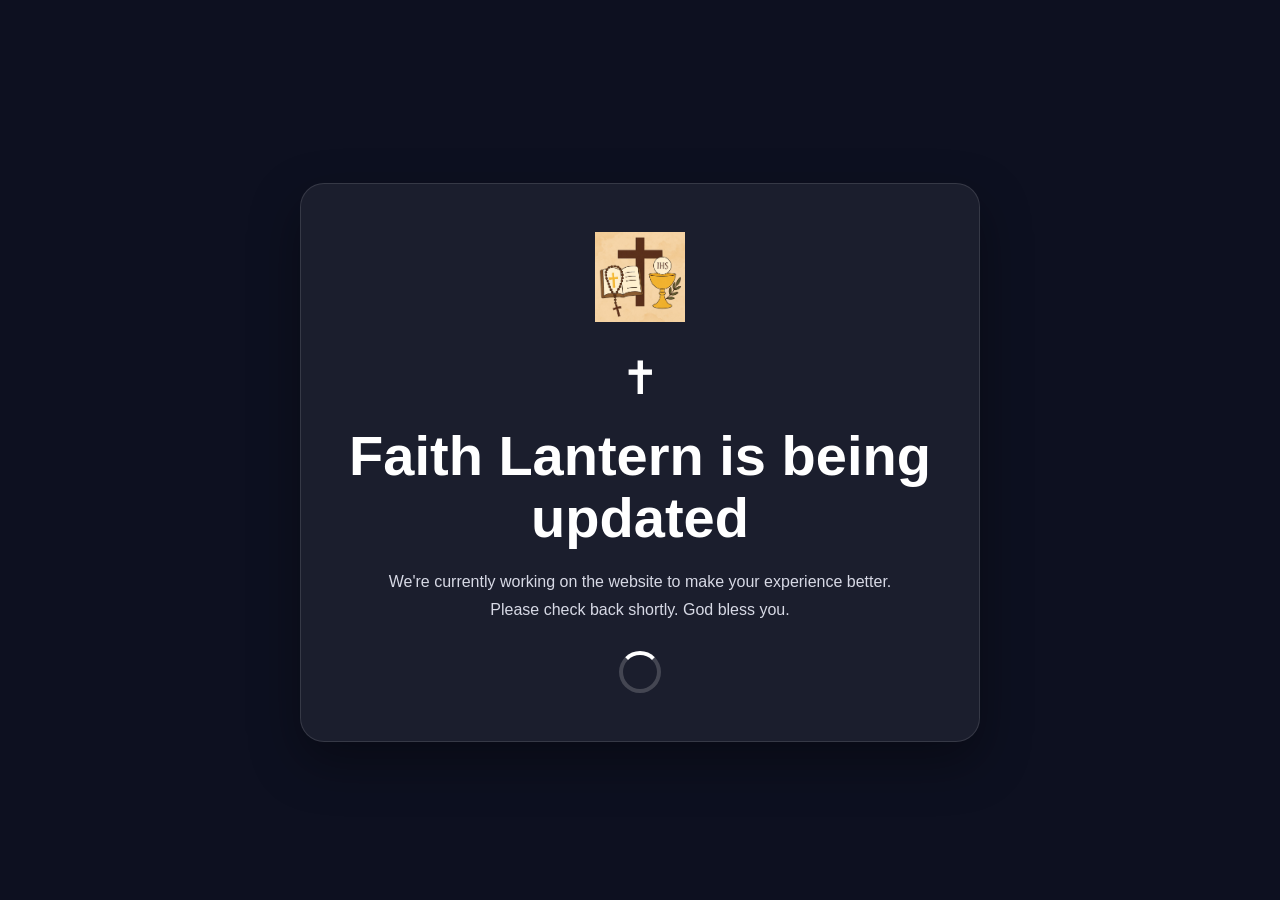
<file: update.html>
<!DOCTYPE html>
<html lang="en">
<head>
  <meta charset="UTF-8">

  <meta
    name="viewport"
    content="width=device-width, initial-scale=1.0"
  >

  <meta
    name="robots"
    content="noindex, nofollow"
  >

  <title>Faith Lantern | Website Updating</title>

  <link
    rel="icon"
    type="image/png"
    href="logo.png"
  >

  <style>
    * {
      box-sizing: border-box;
      margin: 0;
      padding: 0;
    }

    :root {
      --primary: #7b1113;
      --gold: #d4af37;
      --dark: #090909;
      --dark-card: #151515;
      --text: #ffffff;
      --muted: #bdbdbd;
    }

    body {
      min-height: 100vh;
      display: flex;
      align-items: center;
      justify-content: center;
      background:
        radial-gradient(
          circle at top,
          #351416 0%,
          var(--dark) 55%
        );
      color: var(--text);
      font-family:
        Arial,
        Helvetica,
        sans-serif;
      text-align: center;
      padding: 24px;
    }

    .update-container {
      width: 100%;
      max-width: 650px;
    }

    .logo {
      width: 100px;
      height: 100px;
      object-fit: contain;
      margin-bottom: 25px;
    }

    .fallback-logo {
      width: 100px;
      height: 100px;
      margin: 0 auto 25px;
      display: flex;
      align-items: center;
      justify-content: center;
      border: 2px solid var(--gold);
      border-radius: 50%;
      color: var(--gold);
      font-size: 32px;
      font-weight: bold;
    }

    .icon {
      font-size: 52px;
      margin-bottom: 20px;
    }

    .eyebrow {
      color: var(--gold);
      font-size: 14px;
      font-weight: bold;
      letter-spacing: 2px;
      text-transform: uppercase;
      margin-bottom: 12px;
    }

    h1 {
      font-size: clamp(32px, 7vw, 56px);
      line-height: 1.1;
      margin-bottom: 20px;
    }

    .message {
      color: var(--muted);
      font-size: 18px;
      line-height: 1.7;
      margin-bottom: 30px;
    }

    .card {
      background: rgba(21, 21, 21, 0.85);
      border: 1px solid rgba(212, 175, 55, 0.25);
      border-radius: 18px;
      padding: 28px;
      margin-top: 25px;
      box-shadow: 0 20px 50px rgba(0, 0, 0, 0.35);
    }

    .loader {
      width: 55px;
      height: 55px;
      margin: 0 auto 20px;
      border: 4px solid rgba(255, 255, 255, 0.12);
      border-top-color: var(--gold);
      border-radius: 50%;
      animation: spin 1s linear infinite;
    }

    .status {
      color: var(--gold);
      font-weight: bold;
      margin-bottom: 10px;
    }

    .footer {
      margin-top: 35px;
      color: #777;
      font-size: 14px;
    }

    .cross {
      color: var(--gold);
      margin-right: 5px;
    }

    @keyframes spin {
      to {
        transform: rotate(360deg);
      }
    }

    @media (max-width: 600px) {
      .card {
        padding: 22px;
      }

      .message {
        font-size: 16px;
      }
    }
  </style>
</head>


<!DOCTYPE html>
<html lang="en">
<head>
  <meta charset="UTF-8">

  <meta
    name="viewport"
    content="width=device-width, initial-scale=1.0"
  >

  <title>Faith Lantern — Updating</title>

  <style>
    * {
      box-sizing: border-box;
    }

    body {
      margin: 0;
      min-height: 100vh;
      display: grid;
      place-items: center;
      padding: 24px;
      font-family: Arial, sans-serif;
      background: #0d1020;
      color: white;
      text-align: center;
    }

    .card {
      width: min(680px, 100%);
      padding: 48px 30px;
      border-radius: 24px;
      background: rgba(255,255,255,.06);
      border: 1px solid rgba(255,255,255,.12);
    }

    .logo {
      width: 90px;
      height: 90px;
      object-fit: contain;
    }

    h1 {
      margin-top: 20px;
    }

    p {
      line-height: 1.7;
      color: #d7d9e5;
    }

    .loader {
      width: 42px;
      height: 42px;
      margin: 28px auto 0;
      border: 4px solid rgba(255,255,255,.18);
      border-top-color: white;
      border-radius: 50%;
      animation: spin 1s linear infinite;
    }

    @keyframes spin {
      to {
        transform: rotate(360deg);
      }
    }
  </style>
</head>

<body>

  <main class="card">

    <img
      class="logo"
      src="logo.png"
      alt="Faith Lantern"
    >

    <div style="font-size:46px;">
      ✝
    </div>

    <h1>
      Faith Lantern is being updated
    </h1>

    <p>
      We're currently working on the website
      to make your experience better.
    </p>

    <p>
      Please check back shortly.
      God bless you.
    </p>

    <div class="loader"></div>

  </main>

</body>
</html>
</file>
<file: style.css>
:root {
  color-scheme: dark;
  --bg: #080706;
  --bg-soft: #130f0e;
  --surface: #1b1513;
  --surface-strong: #2a1716;
  --text: #fffaf2;
  --muted: #d7cbbd;
  --line: rgba(246, 209, 122, 0.22);
  --gold: #f6d17a;
  --gold-dark: #c9972d;
  --red: #7b1113;
  --red-bright: #a91f24;
  --black: #050505;
  --white: #ffffff;
  --shadow: 0 24px 80px rgba(0, 0, 0, 0.38);
  --radius: 8px;
  --container: min(1120px, calc(100% - 32px));
}

:root[data-theme="light"] {
  color-scheme: light;
  --bg: #fffaf1;
  --bg-soft: #fff2da;
  --surface: #ffffff;
  --surface-strong: #f8e6c5;
  --text: #1e1814;
  --muted: #5e5248;
  --line: rgba(123, 17, 19, 0.18);
  --shadow: 0 24px 72px rgba(123, 17, 19, 0.14);
}

* {
  box-sizing: border-box;
}

html {
  scroll-behavior: smooth;
  scroll-padding-top: 84px;
}

body {
  margin: 0;
  font-family: Arial, Helvetica, sans-serif;
  background: var(--bg);
  color: var(--text);
  line-height: 1.6;
}

body.menu-open {
  overflow: hidden;
}

img {
  display: block;
  max-width: 100%;
}

a {
  color: inherit;
}

button {
  font: inherit;
}

.skip-link {
  position: fixed;
  top: 12px;
  left: 12px;
  z-index: 9999;
  transform: translateY(-160%);
  border-radius: var(--radius);
  background: var(--gold);
  color: var(--black);
  padding: 10px 14px;
  font-weight: 800;
  transition: transform 0.2s ease;
}

.skip-link:focus {
  transform: translateY(0);
}

.container {
  width: var(--container);
  margin: 0 auto;
}

.section {
  padding: 92px 0;
}

.site-header {
  position: sticky;
  top: 0;
  z-index: 1000;
  border-bottom: 1px solid var(--line);
  background: rgba(8, 7, 6, 0.82);
  backdrop-filter: blur(18px);
  transition: box-shadow 0.25s ease, background 0.25s ease;
}

:root[data-theme="light"] .site-header {
  background: rgba(255, 250, 241, 0.86);
}

.site-header.is-scrolled {
  box-shadow: 0 16px 40px rgba(0, 0, 0, 0.24);
}

.navbar {
  width: var(--container);
  min-height: 78px;
  margin: 0 auto;
  display: flex;
  align-items: center;
  justify-content: space-between;
  gap: 24px;
}

.brand,
.footer-brand {
  display: inline-flex;
  align-items: center;
  gap: 12px;
  color: var(--text);
  text-decoration: none;
  font-weight: 900;
}

.site-footer .footer-brand {
  color: var(--white);
}

.logo-wrap,
.hero-logo-wrap {
  position: relative;
  display: inline-grid;
  place-items: center;
  flex: 0 0 auto;
  border-radius: 50%;
  background: linear-gradient(135deg, var(--gold), var(--red));
  box-shadow: 0 0 26px rgba(246, 209, 122, 0.35);
}

.logo-wrap {
  width: 48px;
  height: 48px;
}

.logo-wrap.small {
  width: 42px;
  height: 42px;
}

.hero-logo-wrap {
  width: min(100%, 300px);
  aspect-ratio: 1;
  margin: 0 auto 24px;
}

.logo-wrap img,
.hero-logo-wrap img {
  position: relative;
  z-index: 2;
  width: calc(100% - 6px);
  height: calc(100% - 6px);
  border-radius: 50%;
  object-fit: cover;
  background: var(--surface);
}

.logo-fallback {
  position: absolute;
  inset: 3px;
  z-index: 1;
  display: grid;
  place-items: center;
  border-radius: 50%;
  background: var(--red);
  color: var(--gold);
  font-weight: 900;
}

.logo-fallback.large {
  font-size: 4rem;
}

.logo-missing img {
  display: none;
}

.logo-missing .logo-fallback {
  z-index: 3;
}

.nav-links {
  display: flex;
  align-items: center;
  gap: 4px;
}

.nav-links a,
.theme-toggle {
  min-height: 42px;
  display: inline-flex;
  align-items: center;
  justify-content: center;
  gap: 8px;
  border: 0;
  border-radius: var(--radius);
  background: transparent;
  color: var(--muted);
  padding: 0 12px;
  text-decoration: none;
  cursor: pointer;
  transition: color 0.2s ease, background 0.2s ease, transform 0.2s ease;
}

.nav-links a:hover,
.theme-toggle:hover {
  background: rgba(246, 209, 122, 0.12);
  color: var(--text);
  transform: translateY(-1px);
}

.menu-toggle {
  display: none;
  width: 44px;
  height: 44px;
  border: 1px solid var(--line);
  border-radius: var(--radius);
  background: var(--surface);
  cursor: pointer;
}

.menu-toggle span {
  display: block;
  width: 20px;
  height: 2px;
  margin: 5px auto;
  background: var(--text);
  transition: opacity 0.2s ease, transform 0.2s ease;
}

.menu-toggle[aria-expanded="true"] span:nth-child(1) {
  transform: translateY(7px) rotate(45deg);
}

.menu-toggle[aria-expanded="true"] span:nth-child(2) {
  opacity: 0;
}

.menu-toggle[aria-expanded="true"] span:nth-child(3) {
  transform: translateY(-7px) rotate(-45deg);
}

.hero {
  position: relative;
  min-height: calc(100vh - 78px);
  display: flex;
  align-items: center;
  overflow: hidden;
}

.hero-overlay {
  position: absolute;
  inset: 0;
  background:
    linear-gradient(115deg, rgba(8, 7, 6, 0.96), rgba(123, 17, 19, 0.76)),
    radial-gradient(circle at 75% 35%, rgba(246, 209, 122, 0.22), transparent 34%);
}

:root[data-theme="light"] .hero-overlay {
  background:
    linear-gradient(115deg, rgba(255, 250, 241, 0.94), rgba(255, 236, 196, 0.78)),
    radial-gradient(circle at 75% 35%, rgba(123, 17, 19, 0.16), transparent 34%);
}

.hero::after {
  content: "";
  position: absolute;
  inset: auto 0 0;
  height: 28%;
  background: linear-gradient(to bottom, transparent, var(--bg));
  pointer-events: none;
}

.hero-grid {
  position: relative;
  z-index: 2;
  display: grid;
  grid-template-columns: minmax(0, 1.1fr) minmax(280px, 0.7fr);
  align-items: center;
  gap: 48px;
  padding: 56px 0;
}

.eyebrow,
.card-label {
  margin: 0 0 12px;
  color: var(--gold);
  font-size: 0.78rem;
  font-weight: 900;
  letter-spacing: 0.14em;
  text-transform: uppercase;
}

h1,
h2,
h3,
p {
  margin-top: 0;
}

h1 {
  max-width: 800px;
  margin-bottom: 12px;
  font-size: clamp(3rem, 8vw, 6.7rem);
  line-height: 0.95;
  letter-spacing: 0;
}

h2 {
  margin-bottom: 14px;
  font-size: clamp(2rem, 4vw, 3.4rem);
  line-height: 1.08;
  letter-spacing: 0;
}

h3 {
  font-size: 1.25rem;
  line-height: 1.3;
}

.hero-subtitle {
  color: var(--gold);
  font-size: clamp(1.08rem, 2.3vw, 1.5rem);
  font-weight: 800;
}

.hero-description,
.section-heading p,
.about-content p,
.featured-info p {
  color: var(--muted);
}

.hero-description {
  max-width: 660px;
  font-size: 1.1rem;
}

.hero-actions {
  display: flex;
  flex-wrap: wrap;
  gap: 14px;
  margin-top: 32px;
}

.btn {
  min-height: 52px;
  display: inline-flex;
  align-items: center;
  justify-content: center;
  border-radius: var(--radius);
  padding: 0 20px;
  text-decoration: none;
  font-weight: 900;
  transition: transform 0.2s ease, box-shadow 0.2s ease, background 0.2s ease;
}

.btn:hover {
  transform: translateY(-2px);
}

.btn-primary {
  background: var(--gold);
  color: var(--black);
  box-shadow: 0 14px 32px rgba(246, 209, 122, 0.24);
}

.btn-primary:hover {
  background: #ffe29d;
}

.btn-outline {
  border: 1px solid var(--line);
  background: rgba(255, 255, 255, 0.07);
}

.hero-brand-card,
.featured-video,
.readings-panel,
.post-card,
.prayer-box,
.mission-list {
  border: 1px solid var(--line);
  border-radius: var(--radius);
  background: linear-gradient(145deg, rgba(246, 209, 122, 0.11), rgba(123, 17, 19, 0.12)), var(--surface);
  box-shadow: var(--shadow);
}

.hero-brand-card {
  padding: 30px;
}

.section-heading {
  max-width: 720px;
  margin-bottom: 34px;
}

.section-heading.compact {
  margin-top: 62px;
  margin-bottom: 18px;
}

.featured-video {
  display: grid;
  grid-template-columns: minmax(0, 1.25fr) minmax(280px, 0.75fr);
  overflow: hidden;
}

.featured-video iframe {
  width: 100%;
  aspect-ratio: 16 / 9;
  border: 0;
  background: var(--black);
}

.featured-info {
  align-self: center;
  padding: 30px;
}

.featured-info a,
.text-link {
  color: var(--gold);
  font-weight: 900;
  text-decoration-thickness: 2px;
  text-underline-offset: 5px;
}

.video-loader {
  min-height: 320px;
  background: linear-gradient(100deg, var(--surface-strong), rgba(246, 209, 122, 0.18), var(--surface-strong));
  background-size: 200% 100%;
  animation: shimmer 1.2s linear infinite;
}

.status-message {
  min-height: 28px;
  margin-bottom: 18px;
  color: var(--muted);
}

.status-message.error {
  border-left: 4px solid var(--gold);
  background: rgba(246, 209, 122, 0.1);
  padding: 14px 16px;
}

.readings-section {
  background: var(--bg-soft);
}

.readings-panel {
  padding: clamp(22px, 4vw, 34px);
}

.readings-header {
  display: flex;
  align-items: flex-start;
  justify-content: space-between;
  gap: 20px;
  margin-bottom: 24px;
  padding-bottom: 22px;
  border-bottom: 1px solid var(--line);
}

.readings-header h3 {
  margin-bottom: 0;
  font-size: clamp(1.45rem, 3vw, 2.15rem);
}

.readings-grid {
  display: grid;
  grid-template-columns: repeat(2, minmax(0, 1fr));
  gap: 18px;
}

.reading-card {
  border: 1px solid var(--line);
  border-radius: var(--radius);
  background: rgba(255, 255, 255, 0.04);
  padding: 20px;
}

:root[data-theme="light"] .reading-card {
  background: rgba(123, 17, 19, 0.04);
}

.reading-card h4 {
  margin: 0 0 6px;
  color: var(--gold);
  font-size: 0.82rem;
  letter-spacing: 0.12em;
  text-transform: uppercase;
}

.reading-card strong {
  display: block;
  margin-bottom: 10px;
  color: var(--text);
  font-size: 1.05rem;
}

.reading-card p {
  margin-bottom: 0;
  color: var(--muted);
}

.posts-section {
  background: linear-gradient(180deg, var(--bg), rgba(123, 17, 19, 0.1), var(--bg));
}

.posts-grid {
  display: grid;
  grid-template-columns: repeat(3, minmax(0, 1fr));
  gap: 22px;
}

.post-card {
  padding: 22px;
  transition: transform 0.2s ease, border-color 0.2s ease, box-shadow 0.2s ease;
}

.post-card:hover {
  transform: translateY(-4px);
  border-color: rgba(246, 209, 122, 0.58);
  box-shadow: var(--shadow);
}

.post-card time {
  display: block;
  margin-bottom: 10px;
  color: var(--gold);
  font-size: 0.82rem;
  font-weight: 900;
  letter-spacing: 0.1em;
  text-transform: uppercase;
}

.post-card h3 {
  margin-bottom: 10px;
}

.post-card p {
  color: var(--muted);
}

.post-card p:last-child {
  margin-bottom: 0;
}

.video-grid {
  display: grid;
  grid-template-columns: repeat(3, minmax(0, 1fr));
  gap: 22px;
}

.video-card {
  overflow: hidden;
  border: 1px solid var(--line);
  border-radius: var(--radius);
  background: var(--surface);
  box-shadow: 0 16px 40px rgba(0, 0, 0, 0.18);
  transition: transform 0.2s ease, border-color 0.2s ease, box-shadow 0.2s ease;
}

.video-card:hover {
  transform: translateY(-5px);
  border-color: rgba(246, 209, 122, 0.58);
  box-shadow: var(--shadow);
}

.video-thumb {
  position: relative;
  display: block;
  aspect-ratio: 16 / 9;
  overflow: hidden;
  background: var(--surface-strong);
}

.video-thumb img {
  width: 100%;
  height: 100%;
  object-fit: cover;
  transition: transform 0.35s ease;
}

.video-card:hover .video-thumb img {
  transform: scale(1.05);
}

.play-badge {
  position: absolute;
  right: 12px;
  bottom: 12px;
  width: 44px;
  height: 44px;
  display: grid;
  place-items: center;
  border-radius: 50%;
  background: var(--gold);
  color: var(--black);
  font-weight: 900;
  box-shadow: 0 10px 22px rgba(0, 0, 0, 0.28);
}

.play-badge::before {
  content: "";
  width: 0;
  height: 0;
  margin-left: 3px;
  border-top: 8px solid transparent;
  border-bottom: 8px solid transparent;
  border-left: 12px solid var(--black);
}

.video-card-content {
  padding: 18px;
}

.video-card h3 {
  min-height: 3.2em;
  margin-bottom: 10px;
  font-size: 1rem;
}

.video-card time {
  color: var(--muted);
  font-size: 0.9rem;
}

.prayer-section {
  background: linear-gradient(180deg, transparent, rgba(123, 17, 19, 0.16), transparent);
}

.prayer-grid {
  display: grid;
  grid-template-columns: minmax(0, 0.72fr) minmax(300px, 1fr);
  gap: 36px;
  align-items: center;
}

.prayer-box {
  padding: clamp(28px, 5vw, 48px);
}

.prayer-box p {
  margin-bottom: 0;
  font-family: Georgia, "Times New Roman", serif;
  font-size: clamp(1.3rem, 3vw, 2.05rem);
  line-height: 1.45;
}

.cross-icon {
  width: 48px;
  height: 48px;
  display: grid;
  place-items: center;
  margin-bottom: 18px;
  border-radius: 50%;
  background: var(--gold);
  color: var(--black);
  font-size: 2rem;
  font-weight: 700;
}

.about-grid,
.contact-grid {
  display: grid;
  grid-template-columns: minmax(0, 1fr) minmax(300px, 0.75fr);
  gap: 42px;
  align-items: center;
}

.mission-list {
  display: grid;
  overflow: hidden;
}

.mission-list div {
  padding: 24px;
  border-bottom: 1px solid var(--line);
}

.mission-list div:last-child {
  border-bottom: 0;
}

.mission-list strong,
.mission-list span {
  display: block;
}

.mission-list strong {
  margin-bottom: 4px;
  color: var(--gold);
}

.mission-list span {
  color: var(--muted);
}

.social-links {
  display: grid;
  grid-template-columns: repeat(2, minmax(0, 1fr));
  gap: 14px;
}

.social-links a {
  min-height: 64px;
  display: flex;
  align-items: center;
  justify-content: center;
  border: 1px solid var(--line);
  border-radius: var(--radius);
  background: var(--surface);
  text-decoration: none;
  font-weight: 900;
  transition: transform 0.2s ease, background 0.2s ease, border-color 0.2s ease;
}

.social-links a:hover {
  transform: translateY(-3px);
  border-color: rgba(246, 209, 122, 0.58);
  background: var(--surface-strong);
}

.social-links a[aria-disabled="true"] {
  color: var(--muted);
}

.site-footer {
  border-top: 1px solid var(--line);
  background: var(--black);
  color: var(--white);
  padding: 24px 0;
}

.footer-inner {
  display: flex;
  align-items: center;
  justify-content: space-between;
  gap: 18px;
}

.footer-inner p {
  margin: 0;
  color: #d7cbbd;
}

.reveal {
  opacity: 0;
  transform: translateY(24px);
  transition: opacity 0.55s ease, transform 0.55s ease;
}

.reveal.is-visible {
  opacity: 1;
  transform: translateY(0);
}

@keyframes shimmer {
  to {
    background-position: -200% 0;
  }
}

@media (prefers-reduced-motion: reduce) {
  *,
  *::before,
  *::after {
    scroll-behavior: auto !important;
    animation-duration: 0.01ms !important;
    animation-iteration-count: 1 !important;
    transition-duration: 0.01ms !important;
  }
}

@media (max-width: 900px) {
  .section {
    padding: 76px 0;
  }

  .menu-toggle {
    display: block;
  }

  .nav-links {
    position: fixed;
    top: 78px;
    left: 16px;
    right: 16px;
    display: grid;
    gap: 8px;
    padding: 16px;
    border: 1px solid var(--line);
    border-radius: var(--radius);
    background: var(--surface);
    box-shadow: var(--shadow);
    opacity: 0;
    pointer-events: none;
    transform: translateY(-12px);
    transition: opacity 0.2s ease, transform 0.2s ease;
  }

  .nav-links.is-open {
    opacity: 1;
    pointer-events: auto;
    transform: translateY(0);
  }

  .nav-links a,
  .theme-toggle {
    justify-content: flex-start;
    min-height: 48px;
  }

  .hero {
    min-height: auto;
  }

  .hero-grid,
  .featured-video,
  .readings-header,
  .prayer-grid,
  .about-grid,
  .contact-grid {
    grid-template-columns: 1fr;
  }

  .hero-brand-card {
    max-width: 420px;
  }

  .video-grid {
    grid-template-columns: repeat(2, minmax(0, 1fr));
  }

  .posts-grid {
    grid-template-columns: repeat(2, minmax(0, 1fr));
  }

  .readings-header {
    display: grid;
  }
}

@media (max-width: 620px) {
  :root {
    --container: min(100% - 28px, 1120px);
  }

  .navbar {
    min-height: 70px;
  }

  .brand-text {
    max-width: 174px;
    overflow: hidden;
    text-overflow: ellipsis;
    white-space: nowrap;
  }

  .nav-links {
    top: 70px;
  }

  .hero-grid {
    padding: 46px 0;
  }

  .hero-actions,
  .footer-inner {
    align-items: stretch;
    flex-direction: column;
  }

  .btn {
    width: 100%;
  }

  .video-grid,
  .posts-grid,
  .readings-grid,
  .social-links {
    grid-template-columns: 1fr;
  }

  .featured-info {
    padding: 22px;
  }
}

/* =========================
   LIVE NAVIGATION
========================= */

.live-nav-link {
    color: #d4af37 !important;
    font-weight: 700;
}

.live-nav-link:hover {
    color: #ffffff !important;
}
/* =========================================
   CATHOLIC DISCOVERY — CUSTOM 404 PAGE
========================================= */

body.error-404 {
  min-height: 100vh;
  margin: 0;
  display: flex;
  flex-direction: column;
  align-items: center;
  justify-content: center;
  overflow-x: hidden;
  padding: 30px 20px;
  background:
    radial-gradient(
      circle at 50% 35%,
      rgba(123, 17, 19, 0.26),
      transparent 42%
    ),
    var(--bg);
  color: var(--text);
  font-family: Arial, Helvetica, sans-serif;
  text-align: center;
  line-height: 1.6;
}

body.error-404::before {
  content: "";
  position: fixed;
  inset: 0;
  z-index: 0;
  pointer-events: none;
  background:
    radial-gradient(
      circle at 15% 20%,
      rgba(246, 209, 122, 0.06),
      transparent 28%
    ),
    radial-gradient(
      circle at 85% 80%,
      rgba(123, 17, 19, 0.12),
      transparent 30%
    );
}

.error-page {
  position: relative;
  z-index: 1;
  width: 100%;
  max-width: 680px;
  animation: errorAppear 0.8s ease both;
}

.error-brand {
  display: inline-flex;
  align-items: center;
  justify-content: center;
  gap: 12px;
  margin-bottom: 28px;
  color: var(--text);
  text-decoration: none;
  font-weight: 900;
  letter-spacing: 0.02em;
}

.error-brand img {
  width: 46px;
  height: 46px;
  flex: 0 0 auto;
  border: 2px solid var(--gold);
  border-radius: 50%;
  object-fit: cover;
}

.error-brand span {
  font-size: 1.05rem;
}

.error-logo-scene {
  position: relative;
  width: 220px;
  height: 220px;
  margin: 0 auto 28px;
  display: grid;
  place-items: center;
  perspective: 900px;
}

.error-logo-scene::before {
  content: "";
  position: absolute;
  inset: 15%;
  border-radius: 50%;
  background: rgba(246, 209, 122, 0.18);
  filter: blur(32px);
  animation: errorGlow 3s ease-in-out infinite;
}

.error-logo-3d {
  position: relative;
  width: 170px;
  height: 170px;
  transform-style: preserve-3d;
  animation: errorSpin3D 7s linear infinite;
}

.error-logo-3d img {
  position: absolute;
  inset: 0;
  width: 100%;
  height: 100%;
  border: 3px solid var(--gold);
  border-radius: 50%;
  object-fit: cover;
  background: var(--red);
  box-shadow:
    0 0 20px rgba(246, 209, 122, 0.3),
    inset 0 0 20px rgba(0, 0, 0, 0.3);
  backface-visibility: hidden;
  -webkit-backface-visibility: hidden;
}

.error-logo-front {
  transform: translateZ(3px);
}

.error-logo-back {
  transform: rotateY(180deg) translateZ(3px);
}

.error-code {
  margin: 0;
  color: var(--gold);
  font-size: clamp(5rem, 18vw, 9rem);
  font-weight: 900;
  line-height: 0.95;
  letter-spacing: -0.07em;
  text-shadow: 0 0 45px rgba(246, 209, 122, 0.12);
}

.error-title {
  margin: 22px 0 12px;
  color: var(--text);
  font-size: clamp(1.6rem, 5vw, 2.5rem);
  line-height: 1.15;
}

.error-description {
  max-width: 480px;
  margin: 0 auto;
  color: var(--muted);
  font-size: 1.05rem;
}

.error-verse {
  max-width: 520px;
  margin: 28px auto;
  padding: 16px 20px;
  border-left: 3px solid var(--gold);
  border-radius: 0 var(--radius) var(--radius) 0;
  background: rgba(246, 209, 122, 0.06);
  color: var(--muted);
  font-family: Georgia, "Times New Roman", serif;
  font-style: italic;
}

.error-verse cite {
  display: block;
  margin-top: 8px;
  color: var(--gold);
  font-family: Arial, Helvetica, sans-serif;
  font-size: 0.8rem;
  font-style: normal;
  font-weight: 700;
}

.error-actions {
  display: flex;
  flex-wrap: wrap;
  justify-content: center;
  gap: 14px;
  margin-top: 28px;
}

.error-btn {
  min-height: 50px;
  display: inline-flex;
  align-items: center;
  justify-content: center;
  padding: 0 22px;
  border: 1px solid var(--line);
  border-radius: var(--radius);
  color: var(--text);
  font: inherit;
  font-weight: 800;
  text-decoration: none;
  cursor: pointer;
  transition:
    transform 0.2s ease,
    background 0.2s ease,
    border-color 0.2s ease;
}

.error-btn:hover {
  transform: translateY(-3px);
}

.error-btn:focus-visible,
.error-brand:focus-visible {
  outline: 3px solid var(--gold);
  outline-offset: 4px;
}

.error-btn-primary {
  border-color: var(--gold);
  background: var(--gold);
  color: #050505;
}

.error-btn-primary:hover {
  background: #ffe29d;
}

.error-btn-secondary {
  background: var(--surface);
}

.error-btn-secondary:hover {
  border-color: var(--gold);
  background: #2a1716;
}

.error-footer {
  margin-top: 48px;
  color: #a89b8c;
  font-size: 0.85rem;
}

.error-footer p {
  margin-bottom: 12px;
}

.error-footer strong {
  color: var(--gold);
}

@keyframes errorSpin3D {
  from {
    transform: rotateY(0deg) rotateX(5deg);
  }

  to {
    transform: rotateY(360deg) rotateX(5deg);
  }
}

@keyframes errorGlow {
  0%, 100% {
    opacity: 0.55;
    transform: scale(0.9);
  }

  50% {
    opacity: 1;
    transform: scale(1.15);
  }
}

@keyframes errorAppear {
  from {
    opacity: 0;
    transform: translateY(20px);
  }

  to {
    opacity: 1;
    transform: translateY(0);
  }
}

@media (max-width: 480px) {
  body.error-404 {
    padding: 24px 18px;
  }

  .error-logo-scene {
    width: 180px;
    height: 180px;
  }

  .error-logo-3d {
    width: 140px;
    height: 140px;
  }

  .error-actions {
    flex-direction: column;
  }

  .error-btn {
    width: 100%;
  }
}

@media (prefers-reduced-motion: reduce) {
  body.error-404 *,
  body.error-404 *::before,
  body.error-404 *::after {
    animation-duration: 0.01ms !important;
    animation-iteration-count: 1 !important;
    scroll-behavior: auto !important;
    transition-duration: 0.01ms !important;
  }
}
body.error-404 {
  background: #080706 !important;
  color: #fffaf2 !important;
}

body.error-404 h1 {
  color: #f6d17a !important;
}


/* ==========================================
   CATHOLIC DISCOVERY — GROWING TOGETHER
   Modern statistics section
   ========================================== */

.stats-section {
  position: relative;
  padding: 58px 20px;
  overflow: hidden;
}

.stats-section .stats-card {
  position: relative;
  max-width: 1080px;
  margin: 0 auto;
  padding: clamp(24px, 4vw, 42px);
  overflow: hidden;
  border: 1px solid rgba(123, 17, 19, 0.14);
  border-radius: 26px;
  background: linear-gradient(145deg, #fffdf9 0%, #f8efe5 100%);
  box-shadow: 0 18px 50px rgba(62, 22, 24, 0.09);
}

/* Header area: cross, text and live indicator */
.stats-section .stats-intro {
  display: grid;
  grid-template-columns: auto minmax(0, 1fr) auto;
  align-items: center;
  gap: 22px;
  margin-bottom: 32px;
  padding-bottom: 28px;
  border-bottom: 1px solid rgba(123, 17, 19, 0.12);
}

.stats-section .stats-cross {
  display: grid;
  place-items: center;
  width: 68px;
  height: 68px;
  flex-shrink: 0;
  border: 1px solid rgba(214, 173, 96, 0.65);
  border-radius: 20px;
  color: #f3d58e;
  background: linear-gradient(145deg, #851b25, #4c101d);
  box-shadow: 0 9px 22px rgba(76, 16, 29, 0.18);
  font-size: 2.1rem;
}

/* Ensure Catholic Discovery is visible */
.stats-section .stats-intro .eyebrow {
  display: block;
  margin: 0 0 8px;
  color: #8b2430;
  font-size: 0.82rem;
  font-weight: 800;
  letter-spacing: 2px;
  line-height: 1.5;
  text-transform: uppercase;
  opacity: 1;
}

.stats-section .stats-intro h2 {
  margin: 0 0 10px;
  color: #4c101d;
  font-size: clamp(1.8rem, 3.8vw, 2.65rem);
  font-weight: 800;
  line-height: 1.15;
  letter-spacing: -0.7px;
}

.stats-section .stats-intro > div:nth-child(2) > p:last-child {
  max-width: 570px;
  margin: 0;
  color: #68585a;
  font-size: 1rem;
  line-height: 1.8;
}

.stats-section .stats-live {
  display: inline-flex;
  align-items: center;
  gap: 8px;
  align-self: start;
  padding: 8px 12px;
  border: 1px solid #dce9d9;
  border-radius: 999px;
  color: #32683d;
  background: #f1f8ef;
  font-size: 0.8rem;
  font-weight: 700;
  white-space: nowrap;
}

.stats-section .stats-live-dot {
  width: 8px;
  height: 8px;
  border-radius: 50%;
  background: #39974b;
  box-shadow: 0 0 0 4px rgba(57, 151, 75, 0.12);
}

/* Statistics cards */
.stats-section .stats-grid {
  display: grid;
  grid-template-columns: repeat(2, minmax(0, 1fr));
  gap: 20px;
}

.stats-section .stat-item {
  min-width: 0;
  padding: 25px;
  border: 1px solid #eee1d8;
  border-radius: 20px;
  background: #ffffff;
  box-shadow: 0 7px 22px rgba(76, 16, 29, 0.045);
  transition: transform 0.25s ease, box-shadow 0.25s ease;
}

.stats-section .stat-item:hover {
  transform: translateY(-4px);
  box-shadow: 0 15px 32px rgba(76, 16, 29, 0.10);
}

.stats-section .stat-top {
  display: flex;
  align-items: center;
  gap: 12px;
  flex-wrap: wrap;
  margin-bottom: 25px;
}

.stats-section .stat-icon {
  display: grid;
  place-items: center;
  width: 44px;
  height: 44px;
  border-radius: 14px;
  font-size: 1.2rem;
}

.stats-section .youtube-icon {
  color: #a51f2c;
  background: #fff0ef;
}

.stats-section .visitor-icon {
  color: #80601e;
  background: #fbf3dc;
}

.stats-section .stat-label {
  color: #77676a;
  font-size: 0.85rem;
  font-weight: 650;
}

.stats-section .stat-number {
  margin-bottom: 4px;
  color: #791b2b;
  font-size: clamp(2.2rem, 5vw, 3.2rem);
  font-weight: 850;
  line-height: 1.1;
  overflow-wrap: anywhere;
  font-variant-numeric: tabular-nums;
}

.stats-section .stat-name {
  color: #4c101d;
  font-size: 1rem;
  font-weight: 750;
}

.stats-section .stat-footer {
  display: flex;
  justify-content: space-between;
  align-items: center;
  gap: 10px;
  margin-top: 23px;
  padding-top: 15px;
  border-top: 1px solid #f0e8e3;
  color: #837477;
  font-size: 0.82rem;
}

.stats-section .stat-arrow {
  color: #9a6e2e;
  font-size: 1.15rem;
  font-weight: 800;
}

.stats-section .stats-bottom {
  display: flex;
  justify-content: center;
  align-items: center;
  flex-wrap: wrap;
  gap: 12px;
  margin-top: 28px;
  color: #7b2933;
  font-size: 0.86rem;
  font-weight: 700;
  text-align: center;
}


/* ==========================================
   CATHOLIC DISCOVERY — EMAIL SUBSCRIPTION
   Modern newsletter card and input fields
   ========================================== */

.newsletter {
  position: relative;
  padding: 76px 20px;
  overflow: hidden;
  background: linear-gradient(145deg, #f8efe5 0%, #fffaf4 52%, #f3e6d8 100%);
}

.newsletter .container {
  width: 100%;
  max-width: 1000px;
  margin-right: auto;
  margin-left: auto;
}

.newsletter .newsletter-card {
  position: relative;
  display: grid;
  grid-template-columns: 76px minmax(0, 1fr);
  align-items: start;
  gap: 28px;
  padding: clamp(24px, 5vw, 48px);
  border: 1px solid rgba(123, 17, 19, 0.13);
  border-radius: 28px;
  background: #ffffff;
  box-shadow: 0 22px 60px rgba(76, 16, 29, 0.10);
}

/* Decorative cross */
.newsletter .newsletter-icon {
  display: grid;
  place-items: center;
  width: 76px;
  height: 76px;
  border: 1px solid rgba(214, 173, 96, 0.7);
  border-radius: 22px;
  color: #f5d88f;
  background: linear-gradient(145deg, #861c28, #4c101d);
  box-shadow: 0 10px 24px rgba(76, 16, 29, 0.17);
  font-size: 2.5rem;
}

.newsletter .newsletter-content {
  min-width: 0;
}

.newsletter .newsletter-content > .eyebrow {
  margin: 0 0 9px;
  color: #8a2631;
  font-size: 0.8rem;
  font-weight: 800;
  letter-spacing: 2px;
  line-height: 1.5;
  text-transform: uppercase;
  opacity: 1;
}

.newsletter .newsletter-content h2 {
  margin: 0 0 14px;
  color: #4c101d;
  font-size: clamp(1.8rem, 4vw, 2.65rem);
  font-weight: 850;
  line-height: 1.18;
  letter-spacing: -0.7px;
}

.newsletter .newsletter-description {
  max-width: 650px;
  margin: 0;
  color: #716366;
  font-size: 1rem;
  line-height: 1.85;
}

/* Form and fields */
.newsletter .newsletter-form {
  display: block;
  width: 100%;
  margin-top: 28px;
}

.newsletter .newsletter-fields {
  display: grid;
  grid-template-columns: repeat(2, minmax(0, 1fr));
  align-items: end;
  gap: 18px;
}

.newsletter .newsletter-field {
  display: flex;
  flex-direction: column;
  min-width: 0;
  gap: 9px;
}

.newsletter .newsletter-field label {
  display: block;
  color: #4c101d;
  font-size: 0.9rem;
  font-weight: 750;
}

.newsletter .newsletter-field input {
  display: block;
  box-sizing: border-box;
  width: 100%;
  min-width: 0;
  height: 56px;
  margin: 0;
  padding: 0 16px;
  border: 1.5px solid #e5d8d6;
  border-radius: 13px;
  outline: none;
  color: #33262a;
  background: #fffdfb;
  font-family: inherit;
  font-size: 1rem;
  line-height: normal;
  box-shadow: 0 2px 5px rgba(76, 16, 29, 0.025);
  transition: border-color 0.2s ease, box-shadow 0.2s ease,
    background-color 0.2s ease;
}

.newsletter .newsletter-field input::placeholder {
  color: #a09294;
  opacity: 1;
}

.newsletter .newsletter-field input:hover {
  border-color: #c9a9a7;
}

.newsletter .newsletter-field input:focus {
  border-color: #8b2430;
  background: #ffffff;
  box-shadow: 0 0 0 4px rgba(123, 17, 19, 0.10);
}

/* Subscribe button */
.newsletter .newsletter-button {
  display: flex;
  grid-column: 1 / -1;
  justify-content: center;
  align-items: center;
  gap: 12px;
  width: 100%;
  min-height: 56px;
  margin: 2px 0 0;
  padding: 14px 22px;
  border: 1px solid #791b2b;
  border-radius: 13px;
  color: #ffffff;
  background: linear-gradient(120deg, #851b28, #4c101d);
  font-family: inherit;
  font-size: 1rem;
  font-weight: 750;
  cursor: pointer;
  box-shadow: 0 8px 20px rgba(76, 16, 29, 0.17);
  transition: transform 0.2s ease, box-shadow 0.2s ease,
    filter 0.2s ease;
}

.newsletter .newsletter-button:hover {
  transform: translateY(-2px);
  filter: brightness(1.08);
  box-shadow: 0 12px 26px rgba(76, 16, 29, 0.23);
}

.newsletter .newsletter-button:focus-visible {
  outline: 3px solid #d6ad60;
  outline-offset: 4px;
}

.newsletter .newsletter-button:disabled {
  opacity: 0.65;
  cursor: wait;
  transform: none;
}

.newsletter .newsletter-arrow {
  font-size: 1.3rem;
  line-height: 1;
  transition: transform 0.2s ease;
}

.newsletter .newsletter-button:hover .newsletter-arrow {
  transform: translateX(4px);
}

/* Privacy note and subscription status */
.newsletter .newsletter-note {
  margin: 17px 0 0;
  color: #827477;
  font-size: 0.84rem;
  line-height: 1.7;
}

.newsletter .newsletter-status {
  margin: 10px 0 0;
  color: #4c101d;
  font-size: 0.92rem;
  line-height: 1.6;
  overflow-wrap: anywhere;
}

.newsletter .newsletter-status:empty {
  display: none;
}


/* ==========================================
   RESPONSIVE DESIGN — TABLETS AND PHONES
   ========================================== */

@media (max-width: 700px) {
  .stats-section {
    padding: 38px 16px;
  }

  .stats-section .stats-card {
    padding: 23px 18px;
    border-radius: 21px;
  }

  .stats-section .stats-intro {
    grid-template-columns: auto minmax(0, 1fr);
    gap: 15px;
    margin-bottom: 23px;
    padding-bottom: 22px;
  }

  .stats-section .stats-cross {
    width: 52px;
    height: 52px;
    border-radius: 15px;
    font-size: 1.7rem;
  }

  .stats-section .stats-live {
    grid-column: 2;
    justify-self: start;
  }

  .stats-section .stats-grid {
    gap: 12px;
  }

  .stats-section .stat-item {
    padding: 17px 14px;
    border-radius: 16px;
  }

  .stats-section .stat-top {
    gap: 8px;
    margin-bottom: 20px;
  }

  .stats-section .stat-icon {
    width: 36px;
    height: 36px;
    border-radius: 11px;
  }

  .stats-section .stat-label {
    font-size: 0.75rem;
  }

  .stats-section .stat-footer {
    align-items: flex-start;
    margin-top: 17px;
    padding-top: 12px;
    font-size: 0.75rem;
  }

  .newsletter {
    padding: 45px 16px;
  }

  .newsletter .newsletter-card {
    grid-template-columns: minmax(0, 1fr);
    gap: 20px;
    padding: 27px 21px;
    border-radius: 22px;
  }

  .newsletter .newsletter-icon {
    width: 58px;
    height: 58px;
    border-radius: 17px;
    font-size: 2rem;
  }

  .newsletter .newsletter-fields {
    grid-template-columns: minmax(0, 1fr);
    gap: 16px;
  }

  .newsletter .newsletter-button {
    grid-column: 1;
    margin-top: 3px;
  }
}

@media (max-width: 380px) {
  .stats-section .stats-grid {
    grid-template-columns: minmax(0, 1fr);
  }

  .stats-section .stats-intro h2 {
    font-size: 1.7rem;
  }

  .stats-section .stats-bottom {
    font-size: 0.78rem;
  }
}

/* Respect reduced-motion accessibility preferences */
@media (prefers-reduced-motion: reduce) {
  .stats-section .stat-item,
  .newsletter .newsletter-field input,
  .newsletter .newsletter-button,
  .newsletter .newsletter-arrow {
    transition: none;
  }

  .stats-section .stat-item:hover,
  .newsletter .newsletter-button:hover {
    transform: none;
  }
}

.dynamic-events-section {
  max-width: 1150px;
  margin: 0 auto;
  padding: 55px 20px;
}

.dynamic-events-section h2 {
  color: var(--burgundy, #7b1113);
  margin-bottom: 12px;
}

.dynamic-content-grid {
  display: grid;
  grid-template-columns: repeat(auto-fit, minmax(min(100%, 270px), 1fr));
  gap: 22px;
  margin-top: 25px;
}

.dynamic-content-card {
  overflow: hidden;
  border: 1px solid var(--border, #eadfd6);
  border-radius: 15px;
  background: var(--card-bg, #fff);
  box-shadow: 0 8px 24px #4e080a0d;
}

.dynamic-content-poster {
  display: block;
  width: 100%;
  max-height: 340px;
  object-fit: cover;
  background: #f7eee4;
}

.dynamic-content-body {
  padding: 20px;
}

.dynamic-content-body h3 {
  color: var(--burgundy, #7b1113);
  margin: 0 0 10px;
}

.dynamic-content-body p {
  line-height: 1.7;
  overflow-wrap: anywhere;
}

.dynamic-content-meta {
  color: var(--muted, #806e69);
  font-size: 13px;
}

.dynamic-content-button {
  display: inline-block;
  padding: 10px 15px;
  margin-top: 10px;
  border-radius: 8px;
  background: #7b1113;
  color: white;
  text-decoration: none;
  font-weight: 700;
}

.dynamic-content-button:hover {
  background: #4e080a;
}

@media (max-width: 520px) {
  .dynamic-events-section {
    padding: 35px 15px;
  }
}
.ownership-badge {
  display: inline-block;
  margin: 0 0 12px;
  padding: 5px 9px;
  border: 1px solid rgba(233, 199, 119, 0.35);
  border-radius: 20px;
  color: #f5dfaa;
  font: 700 0.72rem Arial, sans-serif;
}

.ownership-badge.catholic-discovery {
  background: rgba(83, 135, 94, 0.18);
  border-color: #79b88a;
  color: #b6edc2;
}

.ownership-badge.ai-generated {
  background: rgba(102, 87, 160, 0.2);
  border-color: #a99ae8;
  color: #d0c6ff;
}

.ownership-badge.third-party {
  background: rgba(233, 199, 119, 0.1);
}

.music-card .ownership-details,
.music-card .attribution {
  min-height: 0;
  margin: 0 0 10px;
  overflow-wrap: anywhere;
  font-size: 0.8rem;
}

.source-link {
  display: inline-block;
  margin-bottom: 14px;
  color: #e9c777;
  font: 0.82rem Arial, sans-serif;
  text-decoration: underline;
}

.music-card .button {
  margin-top: 8px;
}

.apple-discovery {
  margin-bottom: 48px;
}

.apple-search-form {
  display: flex;
  align-items: stretch;
  gap: 12px;
}

.apple-search-form .search {
  flex: 1;
  min-width: 0;
  margin-bottom: 18px;
}

.apple-result {
  overflow: hidden;
}

.apple-artwork {
  display: block;
  width: 100%;
  aspect-ratio: 1;
  object-fit: cover;
  margin-bottom: 14px;
  border-radius: 7px;
  background: var(--panel);
}

.apple-badge {
  display: inline-block;
  margin: 0 0 12px;
  padding: 5px 9px;
  border: 1px solid var(--border);
  border-radius: 20px;
  color: var(--gold);
  font: .75rem Arial, sans-serif;
}

.apple-actions {
  display: flex;
  flex-direction: column;
  gap: 10px;
}

.apple-actions .button {
  text-align: center;
}

.apple-link {
  color: var(--gold);
  font: .85rem Arial, sans-serif;
  text-align: center;
  text-decoration: underline;
}

@media (max-width: 600px) {
  .apple-search-form {
    flex-direction: column;
  }

  .apple-search-form .search {
    width: 100%;
    margin-bottom: 0;
  }
}
</file>
<file: homily.css>
:root {
    --red: #7b1113;
    --red-dark: #4d090a;
    --gold: #f6d17a;

    --background: #f7f4ef;
    --surface: #ffffff;
    --surface-alt: #f1ede5;

    --text: #222;
    --muted: #6f6f6f;

    --border: rgba(0,0,0,0.08);

    --shadow: 0 15px 40px rgba(0,0,0,0.08);
}

* {
    box-sizing: border-box;
}

html {
    scroll-behavior: smooth;
}

body {
    margin: 0;

    font-family:
        Inter,
        system-ui,
        -apple-system,
        BlinkMacSystemFont,
        "Segoe UI",
        sans-serif;

    background: var(--background);
    color: var(--text);

    line-height: 1.7;
}


/* DARK MODE */

body.dark {
    --background: #0d0d0f;
    --surface: #171719;
    --surface-alt: #202023;

    --text: #f5f5f5;
    --muted: #aaa;

    --border: rgba(255,255,255,0.08);

    --shadow: 0 15px 40px rgba(0,0,0,0.35);
}


/* NAVIGATION */

.site-header {
    position: sticky;
    top: 0;
    z-index: 1000;

    background: rgba(123,17,19,0.96);
    backdrop-filter: blur(12px);

    box-shadow: 0 4px 20px rgba(0,0,0,0.15);
}

.navbar {
    max-width: 1200px;
    margin: auto;

    padding: 14px 20px;

    display: flex;
    align-items: center;
    justify-content: space-between;
}

.brand {
    color: white;
    text-decoration: none;

    display: flex;
    align-items: center;
    gap: 10px;

    font-weight: 800;
    font-size: 1.1rem;
}

.brand-cross {
    color: var(--gold);
    font-size: 1.5rem;
}

.nav-links {
    display: flex;
    align-items: center;
    gap: 8px;
}

.nav-links a {
    color: white;
    text-decoration: none;

    padding: 8px 12px;

    border-radius: 8px;

    transition: 0.2s;
}

.nav-links a:hover,
.nav-links a.active {
    background: rgba(255,255,255,0.12);
    color: var(--gold);
}

.theme-button,
.menu-toggle {
    border: 0;
    cursor: pointer;
}

.theme-button {
    background: transparent;
    color: white;

    font-size: 1.2rem;

    padding: 8px;
}

.menu-toggle {
    display: none;

    background: transparent;
    color: white;

    font-size: 1.6rem;
}


/* HERO */

.hero {
    background:
        linear-gradient(
            135deg,
            var(--red-dark),
            var(--red)
        );

    color: white;

    padding: 80px 20px;

    text-align: center;
}

.hero-content {
    max-width: 800px;
    margin: auto;
}

.cross-icon {
    color: var(--gold);
    font-size: 3rem;
}

.eyebrow {
    color: var(--gold);

    font-weight: 800;
    letter-spacing: 3px;
    font-size: 0.8rem;
}

.hero h1 {
    margin: 10px 0;

    font-size: clamp(2.2rem, 6vw, 4rem);

    line-height: 1.1;
}

.hero p:last-child {
    color: rgba(255,255,255,0.85);

    max-width: 600px;
    margin: 20px auto 0;
}


/* CONTAINER */

.container {
    max-width: 1050px;
    margin: auto;

    padding: 50px 20px;
}


/* LOADING */

.loading-card {
    text-align: center;

    background: var(--surface);

    padding: 60px 20px;

    border-radius: 20px;

    box-shadow: var(--shadow);
}

.loader {
    width: 42px;
    height: 42px;

    border: 4px solid var(--surface-alt);
    border-top-color: var(--red);

    border-radius: 50%;

    animation: spin 0.8s linear infinite;

    margin: auto auto 20px;
}

@keyframes spin {
    to {
        transform: rotate(360deg);
    }
}

.hidden {
    display: none !important;
}


/* DATE */

.date-section {
    text-align: center;

    margin-bottom: 35px;
}

.today-label,
.small-label {
    color: var(--red);

    font-size: 0.75rem;

    font-weight: 900;

    letter-spacing: 2px;
}

.dark .today-label,
.dark .small-label {
    color: var(--gold);
}

.date-section h2 {
    margin: 5px 0;

    font-size: 2rem;
}

.date-section p:last-child {
    color: var(--muted);
}


/* CELEBRATION */

.celebration-card {
    background: var(--surface);

    padding: 25px;

    border-radius: 18px;

    box-shadow: var(--shadow);

    display: flex;
    align-items: center;

    gap: 20px;

    margin-bottom: 25px;
}

.card-icon,
.homily-cross {
    width: 55px;
    height: 55px;

    flex-shrink: 0;

    display: grid;
    place-items: center;

    background: var(--red);

    color: var(--gold);

    border-radius: 50%;

    font-size: 1.4rem;
}

.celebration-card h2 {
    margin: 2px 0;

    font-size: 1.4rem;
}

.celebration-card p {
    margin: 0;

    color: var(--muted);

    font-size: 0.9rem;
}


/* GOSPEL */

.gospel-card,
.homily-card,
.prayer-card,
.action-card,
.source-card {
    background: var(--surface);

    border-radius: 20px;

    padding: 35px;

    box-shadow: var(--shadow);

    margin-bottom: 25px;
}

.section-heading {
    display: flex;
    gap: 18px;
    align-items: center;
}

.gold-line {
    width: 5px;
    height: 55px;

    background: var(--gold);

    border-radius: 10px;
}

.section-heading h2 {
    margin: 3px 0 0;
}

.gospel-message {
    position: relative;

    margin-top: 30px;

    padding: 25px;

    background: var(--surface-alt);

    border-radius: 14px;
}

.quote-mark {
    color: var(--gold);

    font-size: 4rem;

    line-height: 0.5;
}

#gospelMessage {
    font-size: 1.05rem;
}


/* READINGS */

.readings-grid {
    display: grid;

    grid-template-columns:
        repeat(3, 1fr);

    gap: 20px;

    margin-bottom: 25px;
}

.reading-card {
    background: var(--surface);

    border-radius: 18px;

    padding: 25px;

    box-shadow: var(--shadow);
}

.reading-number {
    color: var(--red);

    font-weight: 900;

    font-size: 0.8rem;
}

.dark .reading-number {
    color: var(--gold);
}

.reading-card h3 {
    margin: 10px 0;

    font-size: 1.1rem;
}

.reading-card p {
    margin: 0;

    color: var(--muted);
}


/* HOMILY */

.homily-card {
    border-top: 5px solid var(--gold);
}

.homily-header {
    display: flex;
    align-items: center;
    gap: 18px;

    margin-bottom: 25px;
}

.homily-header h2 {
    margin: 2px 0;
}

.homily-text p {
    margin: 0 0 18px;
}

.homily-text strong {
    color: var(--red);
}

.dark .homily-text strong {
    color: var(--gold);
}


/* PRAYER */

.prayer-card {
    text-align: center;

    background:
        linear-gradient(
            135deg,
            var(--red-dark),
            var(--red)
        );

    color: white;
}

.prayer-symbol {
    font-size: 2rem;
}

.prayer-card .small-label {
    color: var(--gold);
}

.prayer-card h2 {
    margin: 5px 0 15px;
}

.prayer-card p {
    max-width: 750px;

    margin: auto;

    color: rgba(255,255,255,0.9);
}


/* ACTION */

.action-card {
    text-align: center;
}

.action-card h2 {
    margin-top: 0;
}

.action-card p {
    color: var(--muted);
}

.action-buttons {
    display: flex;

    justify-content: center;

    flex-wrap: wrap;

    gap: 10px;

    margin-top: 20px;
}

.primary-button,
.secondary-button {
    padding: 12px 20px;

    border-radius: 10px;

    font-weight: 700;

    cursor: pointer;

    transition: 0.2s;
}

.primary-button {
    background: var(--red);
    color: white;

    border: 2px solid var(--red);
}

.primary-button:hover {
    transform: translateY(-2px);
}

.secondary-button {
    background: transparent;

    color: var(--text);

    border: 2px solid var(--border);
}

.secondary-button:hover {
    border-color: var(--gold);
}


/* SOURCE */

.source-card {
    text-align: center;

    font-size: 0.85rem;

    color: var(--muted);
}

.source-card a {
    color: var(--red);

    font-weight: 700;

    text-decoration: none;
}

.dark .source-card a {
    color: var(--gold);
}


/* ERROR */

.error-card {
    background: var(--surface);

    text-align: center;

    padding: 50px 20px;

    border-radius: 20px;

    box-shadow: var(--shadow);
}

.error-card h2 {
    color: var(--red);
}


/* FOOTER */

footer {
    background: #3b0809;

    color: white;

    text-align: center;

    padding: 45px 20px;
}

.footer-cross {
    color: var(--gold);

    font-size: 2rem;
}

footer h3 {
    margin: 10px 0 0;
}

footer p {
    color: rgba(255,255,255,0.7);
}

.copyright {
    font-size: 0.8rem;
}


/* MOBILE */

@media (max-width: 800px) {

    .menu-toggle {
        display: block;
    }

    .nav-links {
        display: none;

        position: absolute;

        left: 0;
        right: 0;
        top: 64px;

        background: var(--red);

        padding: 15px;

        flex-direction: column;

        align-items: stretch;
    }

    .nav-links.open {
        display: flex;
    }

    .nav-links a {
        text-align: center;
    }

    .theme-button {
        align-self: center;
    }

    .readings-grid {
        grid-template-columns: 1fr;
    }

    .gospel-card,
    .homily-card,
    .prayer-card,
    .action-card,
    .source-card {
        padding: 25px;
    }

    .hero {
        padding: 65px 20px;
    }
}
</file>
